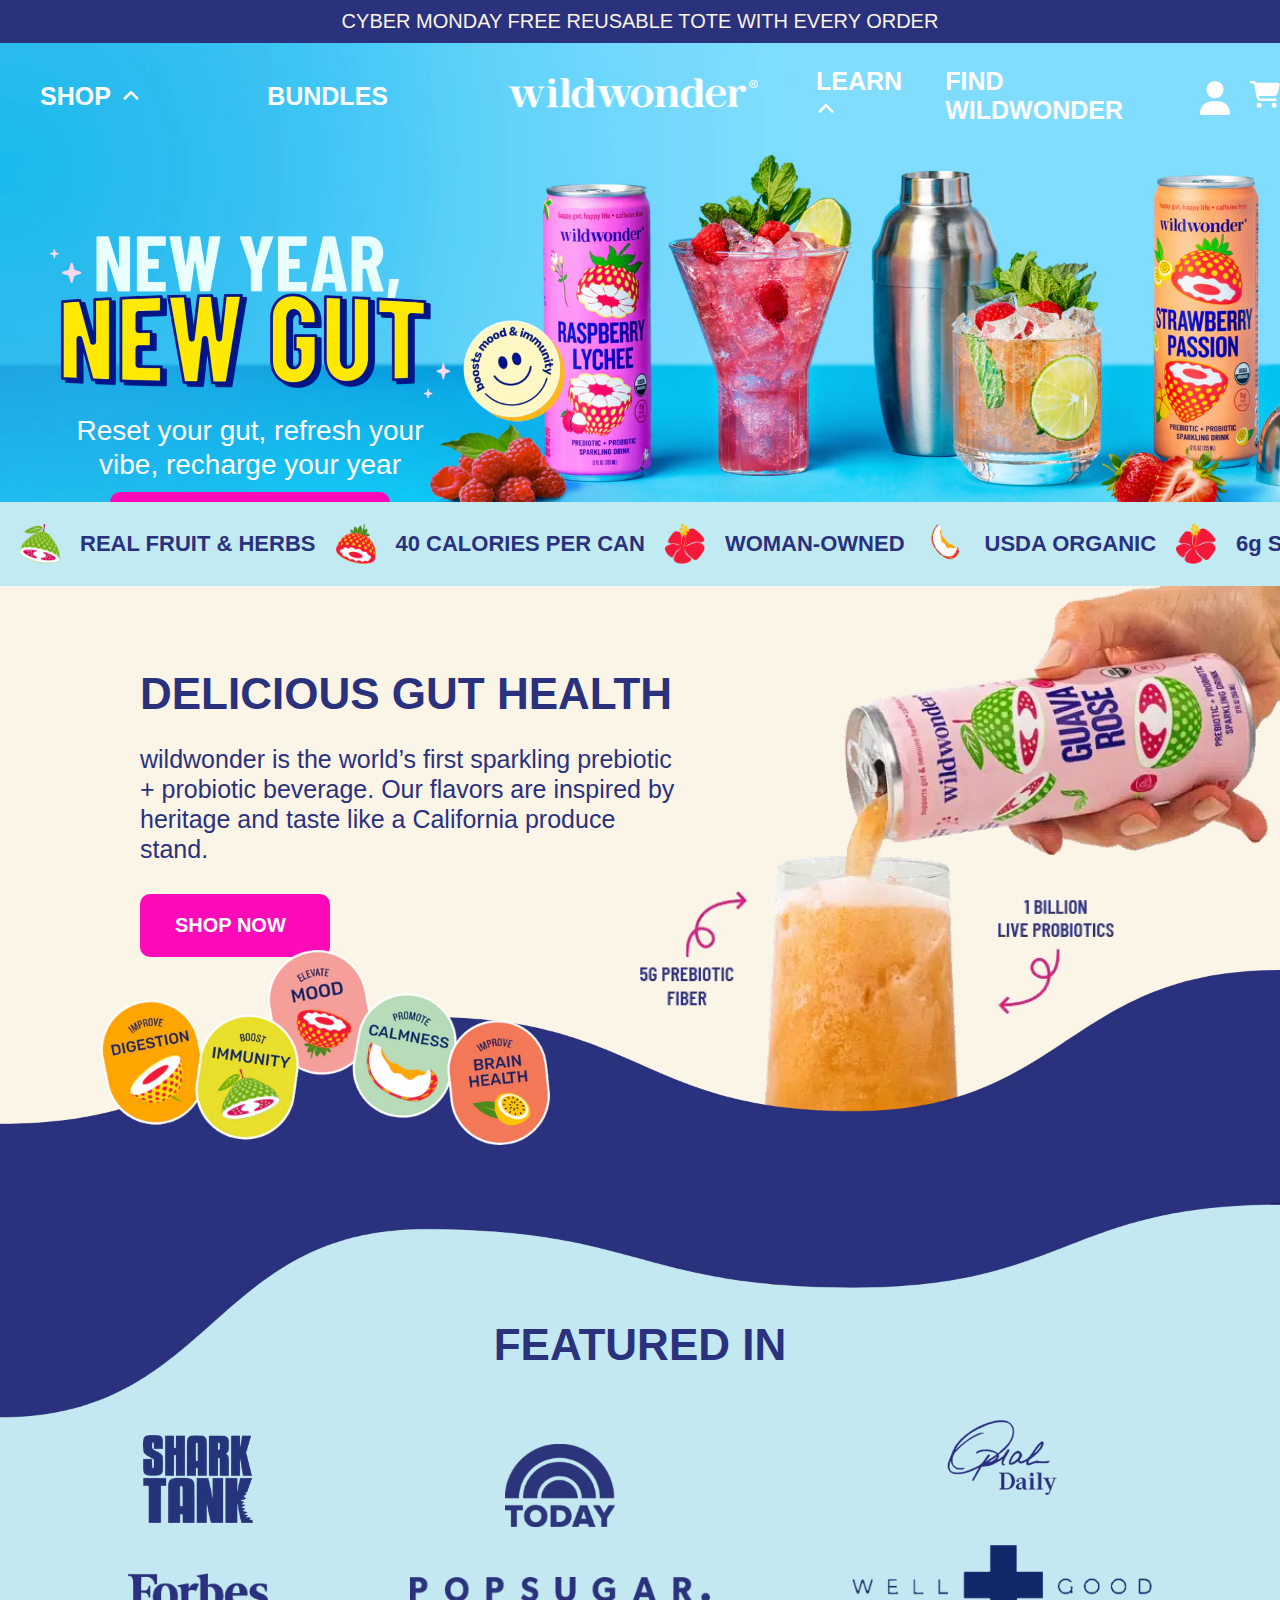
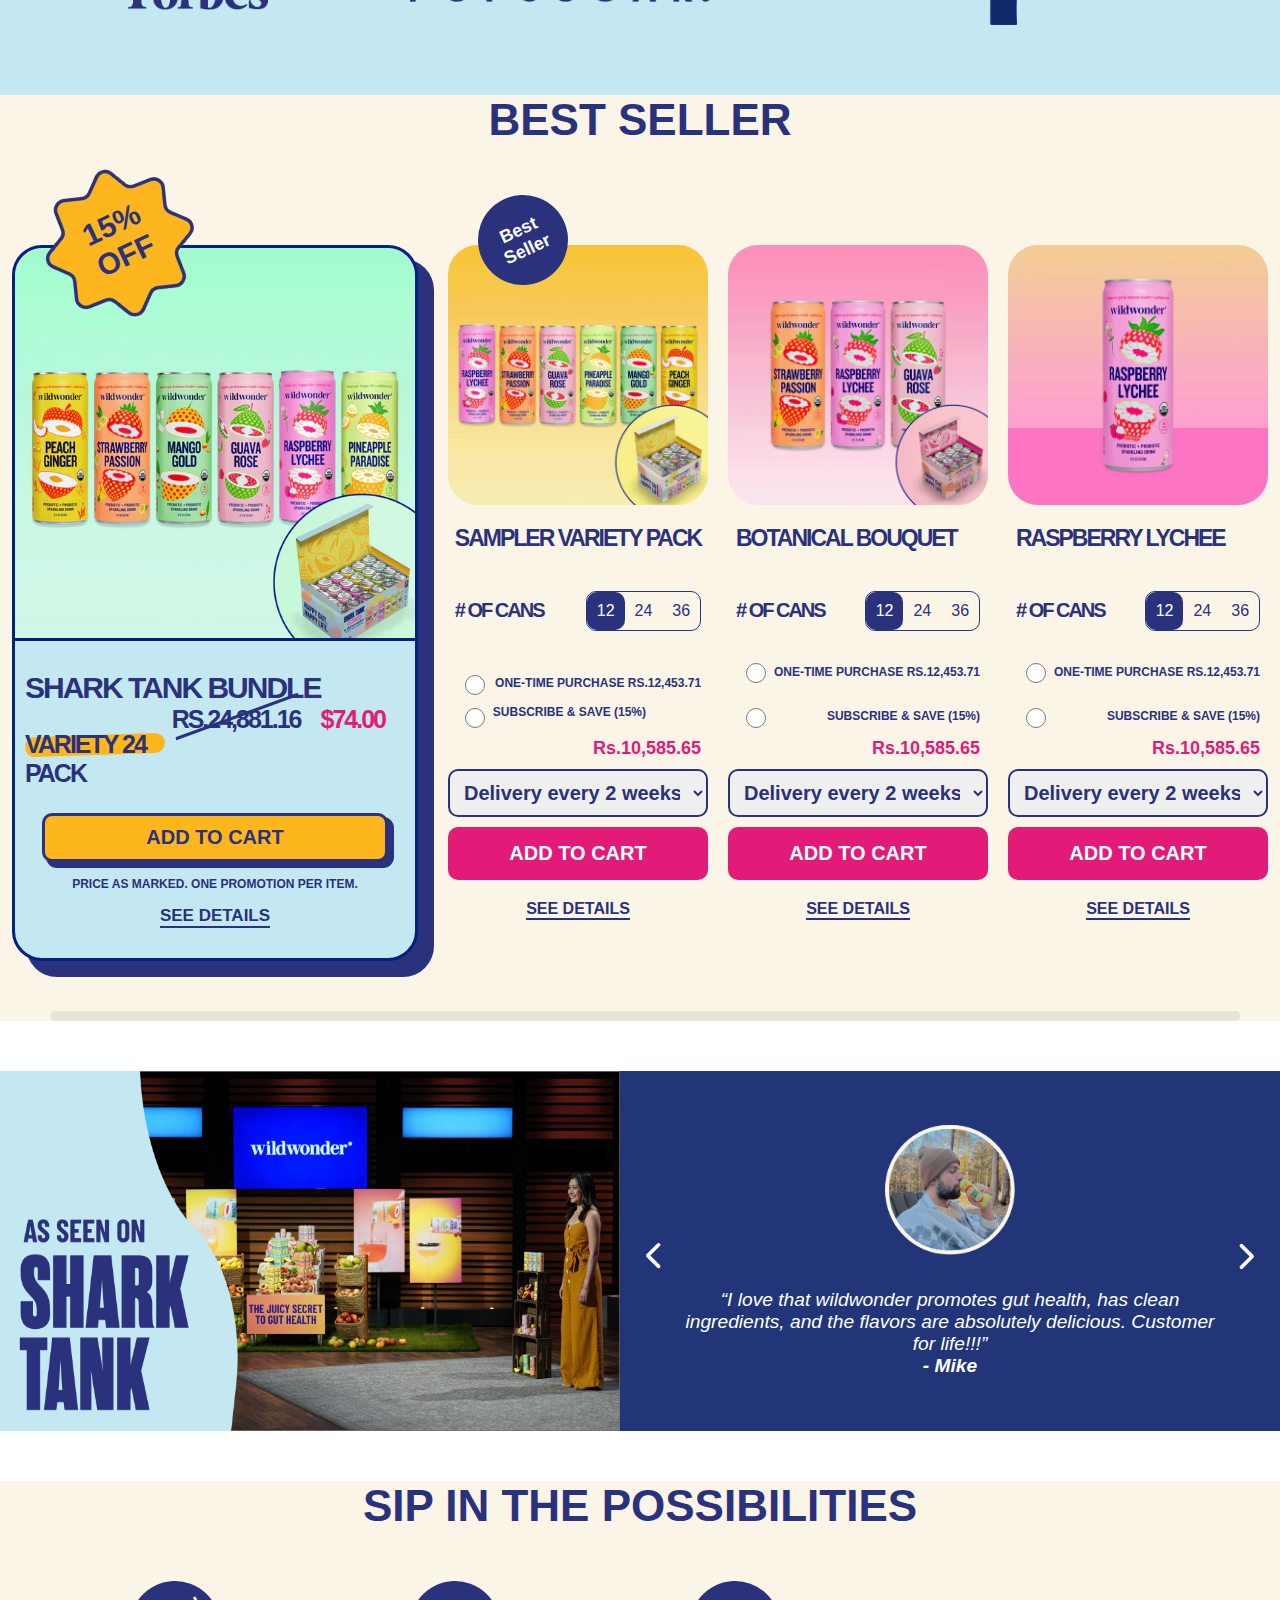
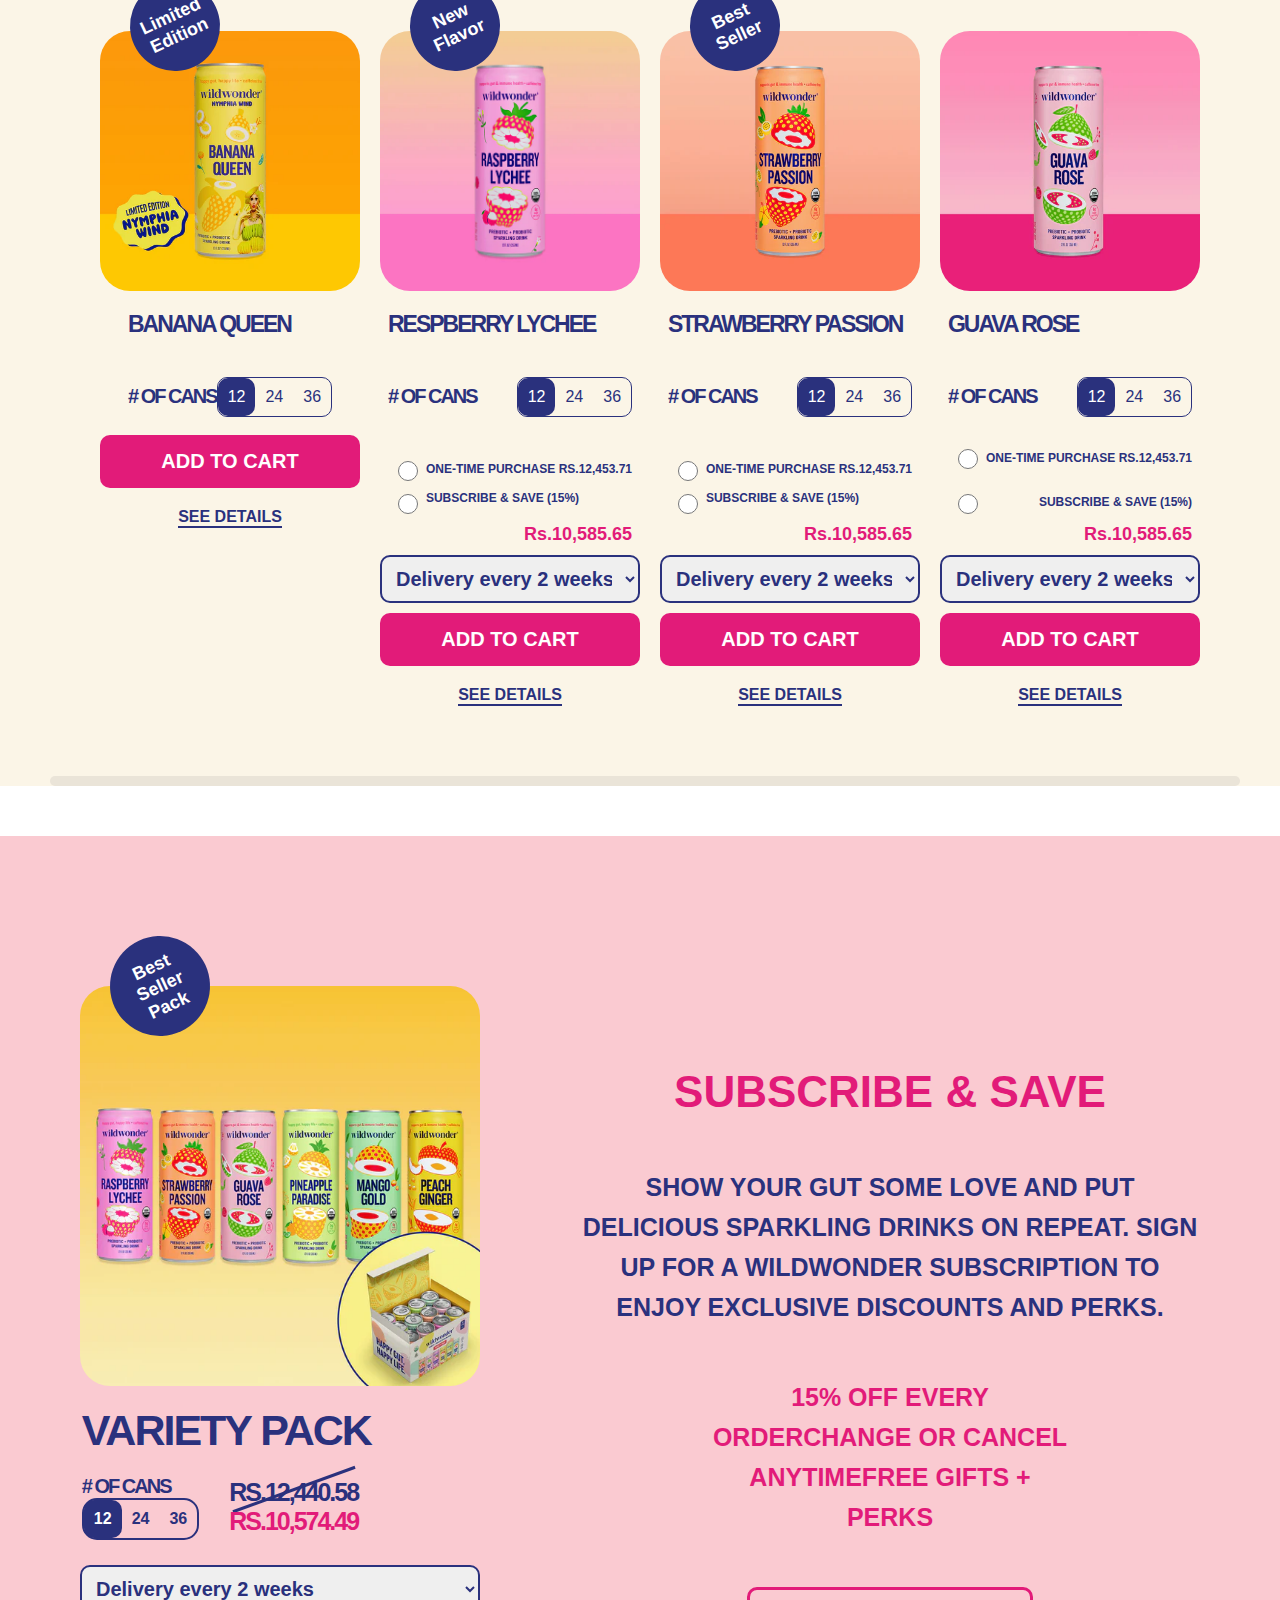
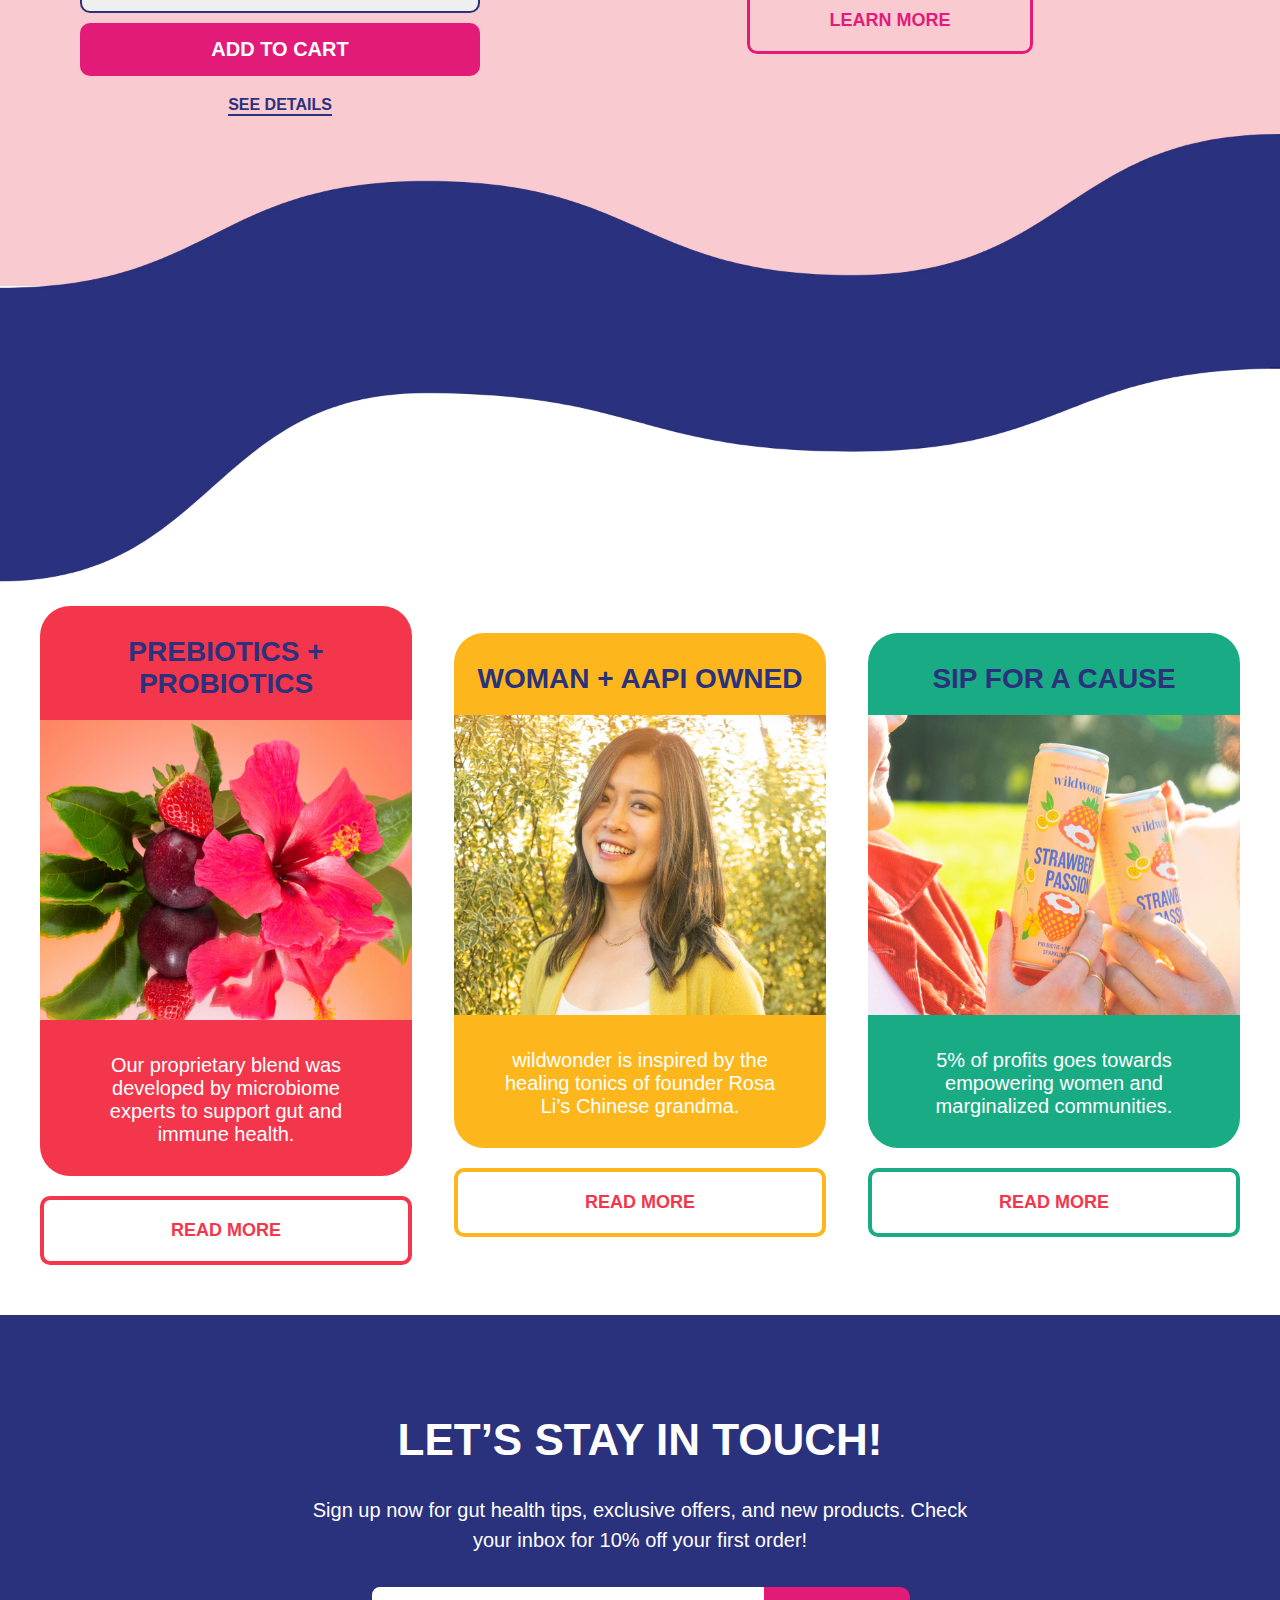
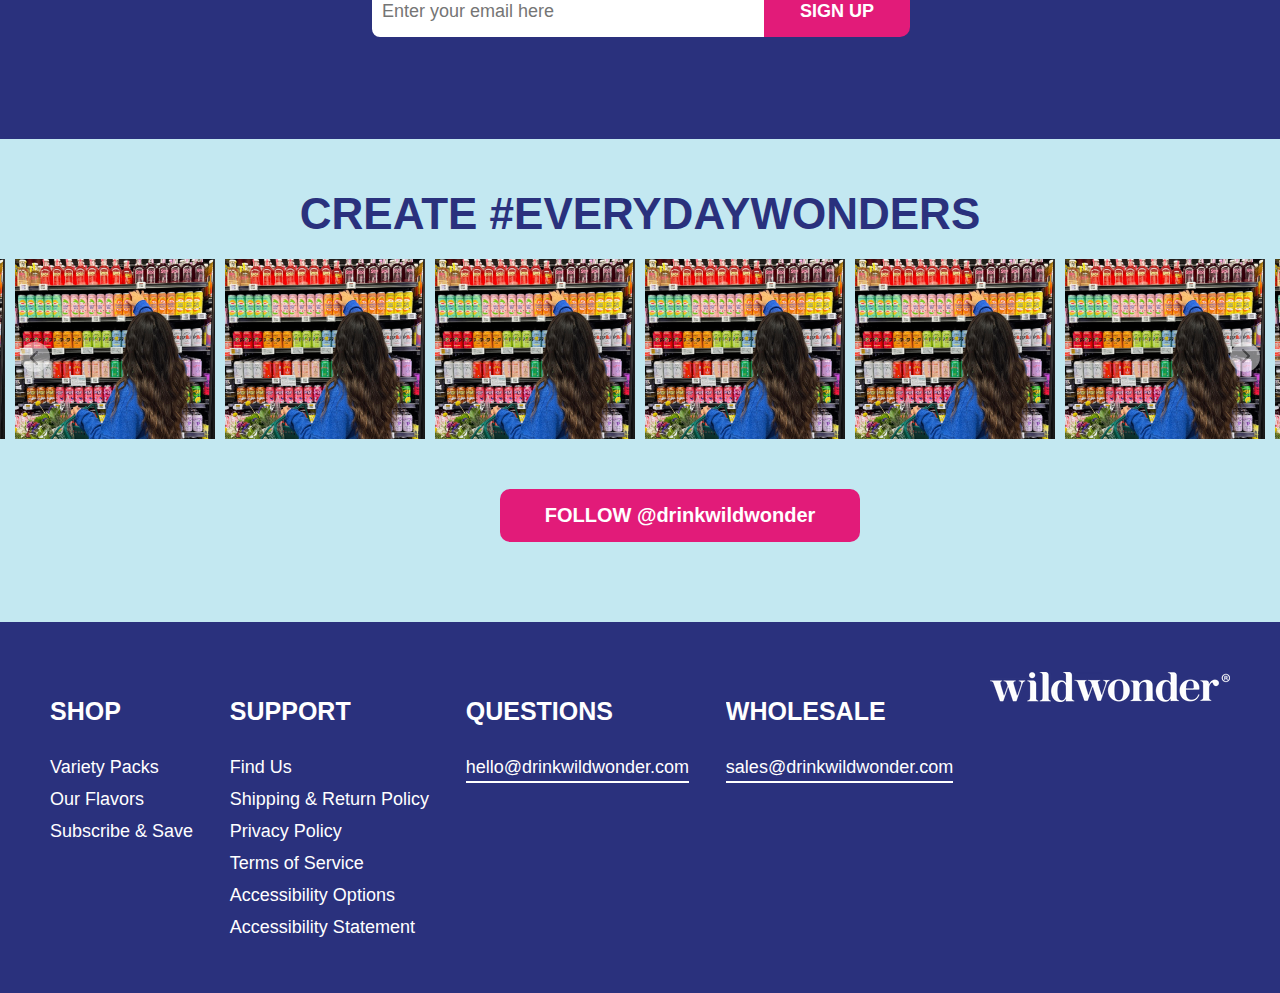
<file: index.html>
<!DOCTYPE html>
<html lang="en">
  <head>
    <meta charset="UTF-8" />
    <meta name="viewport" content="width=device-width, initial-scale=1.0" />
    <title>
      Prebiotic + Prebiotic sparkling drink for a happy gut - wildwilder
    </title>
    <link rel="shortcut icon" href="/assets/2_slider.png" type="image/x-icon" />
    <link rel="stylesheet" href="./style.css" />
  </head>
  <body>
    <div class="container">
      <div class="top_class">
        <p>cyber monday free reusable tote with every order</p>
      </div>
      <!-- banner -->
      <div class="banner_outer">
        <img src="./assets/desktop.jpg" alt="" />
        <div class="navebar_wrapper flex_between" style="background-color: #30c0f000; margin-top: -8px;">
          <ul class="navebar_left flex_between">
            <a  href="#"
              ><li id="nav_hover" class="flex_center">
                SHOP
                <svg
                id="li_hover_svg"
                  class="svg"
                  style="height: 20px; width: 20px; margin-left: 10px"
                  xmlns="http://www.w3.org/2000/svg"
                  fill="white"
                  viewBox="0 0 448 512"
                >
                  <path
                    d="M201.4 137.4c12.5-12.5 32.8-12.5 45.3 0l160 160c12.5 12.5 12.5 32.8 0 45.3s-32.8 12.5-45.3 0L224 205.3 86.6 342.6c-12.5 12.5-32.8 12.5-45.3 0s-12.5-32.8 0-45.3l160-160z"
                  />
                </svg></li
            ></a>
            <a href="#"><li>BUNDLES</li></a>
          </ul>
          <ul class="navebar_center">
            <a href="/index.html"><img src="/assets//logo.avif" alt="" /></a>
          </ul>
          <ul class="navebar_right flex_center">
            <a href="#"
              ><li>
                LEARN
                <svg
                  class="svg"
                  style="height: 20px; width: 20px;"
                  xmlns="http://www.w3.org/2000/svg"
                  fill="white"
                  viewBox="0 0 448 512"
                >
                  <path
                    d="M201.4 137.4c12.5-12.5 32.8-12.5 45.3 0l160 160c12.5 12.5 12.5 32.8 0 45.3s-32.8 12.5-45.3 0L224 205.3 86.6 342.6c-12.5 12.5-32.8 12.5-45.3 0s-12.5-32.8 0-45.3l160-160z"
                  />
                </svg></li
            ></a>
            <a href="#"><li >FIND WILDWONDER</li></a>
            <a href="#"><li style="width: 30px; height: 30px;">
              <svg fill="#fff" xmlns="http://www.w3.org/2000/svg" viewBox="0 0 448 512"><path d="M224 256A128 128 0 1 0 224 0a128 128 0 1 0 0 256zm-45.7 48C79.8 304 0 383.8 0 482.3C0 498.7 13.3 512 29.7 512l388.6 0c16.4 0 29.7-13.3 29.7-29.7C448 383.8 368.2 304 269.7 304l-91.4 0z"/></svg>
          </li></a>
          <a href="#"><li style="width: 30px; height: 30px;">
              <svg fill="#fff" xmlns="http://www.w3.org/2000/svg" viewBox="0 0 576 512"><path d="M0 24C0 10.7 10.7 0 24 0L69.5 0c22 0 41.5 12.8 50.6 32l411 0c26.3 0 45.5 25 38.6 50.4l-41 152.3c-8.5 31.4-37 53.3-69.5 53.3l-288.5 0 5.4 28.5c2.2 11.3 12.1 19.5 23.6 19.5L488 336c13.3 0 24 10.7 24 24s-10.7 24-24 24l-288.3 0c-34.6 0-64.3-24.6-70.7-58.5L77.4 54.5c-.7-3.8-4-6.5-7.9-6.5L24 48C10.7 48 0 37.3 0 24zM128 464a48 48 0 1 1 96 0 48 48 0 1 1 -96 0zm336-48a48 48 0 1 1 0 96 48 48 0 1 1 0-96z"/></svg>
          </li></a>
          </ul>
        </div>
        <div class="banner_inner">
          <div class="banner_image_section">
            <img
              src="./assets/Group_2_158_3x_e9f21d0a-5fd8-4393-a09a-133efbed7ac5.webp"
              alt="image banner"
            />
          </div>
          <p>Reset your gut, refresh your vibe, recharge your year</p>
          <div class="banner_button_shop" style="cursor: pointer;">shop now</div>
        </div>
      </div>
      <!-- banner -->
      <!-- slider -->
      <div class="scrolling-text-wrapper" style="margin-top:-10px;">
        <div class="scrolling-text">
          <span class="flex_center swiper_width">
            <img
              class="swiper_slides"
              src="./assets/Artwork_23_100x.png"
              alt=""
            />
            <h4>REAL FRUIT & HERBS</h4>
          </span>
          <span class="flex_center swiper_width">
            <img class="swiper_slides" src="./assets/2_slider.png" alt="" />
            <h4>40 CALORIES PER CAN</h4>
          </span>
          <span class="flex_center swiper_width">
            <img
              class="swiper_slides"
              src="/assets/Artwork_30_100x.png"
              alt=""
            />
            <h4>WOMAN-OWNED</h4>
          </span>
          <span class="flex_center swiper_width">
            <img
              class="swiper_slides"
              src="/assets/slider_swiper_2.png"
              alt=""
            />
            <h4>USDA ORGANIC</h4>
          </span>
          <span class="flex_center swiper_width">
            <img
              class="swiper_slides"
              src="/assets/Artwork_30_100x.png"
              alt=""
            />
            <h4>6g SUGAR PER CAN</h4>
          </span>
          <span class="flex_center swiper_width">
            <img class="swiper_slides" src="./assets/2_slider.png" alt="" />
            <h4>VEGAN</h4>
          </span>
          <span class="flex_center swiper_width">
            <img
              class="swiper_slides"
              src="/assets/slider_swiper_2.png"
              alt=""
            />
            <h4>40 CALORIES PER CAN</h4>
          </span>
          <span class="flex_center swiper_width">
            <img
              class="swiper_slides"
              src="./assets/Artwork_23_100x.png"
              alt=""
            />
            <h4>REAL FRUIT & HERBS</h4>
          </span>
          <span class="flex_center swiper_width">
            <img class="swiper_slides" src="./assets/2_slider.png" alt="" />
            <h4>40 CALORIES PER CAN</h4>
          </span>
          <span class="flex_center swiper_width">
            <img
              class="swiper_slides"
              src="/assets/Artwork_30_100x.png"
              alt=""
            />
            <h4>WOMAN-OWNED</h4>
          </span>
          <span class="flex_center swiper_width">
            <img
              class="swiper_slides"
              src="/assets/slider_swiper_2.png"
              alt=""
            />
            <h4>USDA ORGANIC</h4>
          </span>
          <span class="flex_center swiper_width">
            <img
              class="swiper_slides"
              src="/assets/Artwork_30_100x.png"
              alt=""
            />
            <h4>6g SUGAR PER CAN</h4>
          </span>
          <span class="flex_center swiper_width">
            <img class="swiper_slides" src="./assets/2_slider.png" alt="" />
            <h4>VEGAN</h4>
          </span>
          <span class="flex_center swiper_width">
            <img
              class="swiper_slides"
              src="/assets/slider_swiper_2.png"
              alt=""
            />
            <h4>40 CALORIES PER CAN</h4>
          </span>
          <span class="flex_center swiper_width">
            <img
              class="swiper_slides"
              src="./assets/Artwork_23_100x.png"
              alt=""
            />
            <h4>REAL FRUIT & HERBS</h4>
          </span>
          <span class="flex_center swiper_width">
            <img class="swiper_slides" src="./assets/2_slider.png" alt="" />
            <h4>40 CALORIES PER CAN</h4>
          </span>
          <span class="flex_center swiper_width">
            <img
              class="swiper_slides"
              src="/assets/Artwork_30_100x.png"
              alt=""
            />
            <h4>WOMAN-OWNED</h4>
          </span>
          <span class="flex_center swiper_width">
            <img
              class="swiper_slides"
              src="/assets/slider_swiper_2.png"
              alt=""
            />
            <h4>USDA ORGANIC</h4>
          </span>
          <span class="flex_center swiper_width">
            <img
              class="swiper_slides"
              src="/assets/Artwork_30_100x.png"
              alt=""
            />
            <h4>6g SUGAR PER CAN</h4>
          </span>
          <span class="flex_center swiper_width">
            <img class="swiper_slides" src="./assets/2_slider.png" alt="" />
            <h4>VEGAN</h4>
          </span>
          <span class="flex_center swiper_width">
            <img
              class="swiper_slides"
              src="/assets/slider_swiper_2.png"
              alt=""
            />
            <h4>40 CALORIES PER CAN</h4>
          </span>
        </div>
      </div>
    </div>
    <!-- slider -->
    <!-- deliciuse gut health -->
    <div class="health_outer">
      <div class="health_inner flex_center">
        <div class="health_left">
          <div class="health_left_inner">
            <h3 class="h3">Delicious Gut Health</h3>
            <p>
              wildwonder is the world’s first sparkling prebiotic + probiotic
              beverage. Our flavors are inspired by heritage and taste like a
              California produce stand.
            </p>
            <div
              class="banner_button_shop"
              style="width: 120px; padding: 20px 35px"
            >
              shop now
            </div>
          </div>
        </div>
        <div class="health_right">
          <img src="/assets//section-2.webp" width="100%" alt="" />
        </div>
      </div>
    </div>
    <!-- deliciuse gut health -->
    <!-- features section  -->
    <div class="features_outer">
      <div class="features_inner">
        <div class="wavy_image">
          <img
            class="mix_component"
            src="/assets/component_mix_image.webp"
            alt=""
          />
          <img class="wavy_component" src="/assets//wavy_section.webp" alt="" />
          <svg width="100%" height="300" viewBox="0 0 1920 420">
            <path
              id="motion-path"
              d="M 0 420 Q 160 420 240 340 Q 400 200 510 150 Q 660 120 860 160 Q 1020 210 1180 220 Q 1320 240 1440 210 Q 1560 180 1620 150 Q 1780 100 1920 100"
              fill="transparent"
              stroke="transparent"
            />
            <text class="scroll-text">
              This is the scrolling text that moves along the path.
            </text>
          </svg>
        </div>
        <div class="feature_inner_bottom flex_center">
          <h2 class="h3">FEATURED IN</h2>
          <div class="features_images flex_center">
            <div class="one flex_center">
              <img
                width="110px"
                style="margin-top: 50px"
                src="/assets/Shark_Tank_Logo_180x.avif"
                alt="features images"
              />
              <img
                width="140px"
                style="margin-top: 50px"
                src="/assets/Forbes_logo.svg_b610a10b-126b-427c-979b-efcde6617b8a_180x.webp"
                alt="features images"
              />
            </div>
            <div class="one flex_center">
              <img
                width="110px"
                style="margin-top: 50px"
                src="/assets/TodayShow_Logo_180x.avif"
                alt="features images"
              />
              <img
                width="300px"
                style="margin-top: 50px"
                src="/assets/pop.avif"
                alt="features images"
              />
            </div>
            <div class="one flex_center">
              <img
                width="110px"
                style="margin-top: 50px"
                src="/assets/OprahDaily_Logo_ab4a467c-8f8b-4f59-ba3d-7472d448ef00_180x.avif"
                alt="features images"
              />
              <img
                width="300px"
                style="margin-top: 50px"
                src="/assets//Screen-Shot-2022-07-02-at-8.14.41-PM_360x.avif"
                alt="features images"
              />
            </div>
          </div>
        </div>
      </div>
    </div>

    <!-- features section  -->

    <!-- best seller section -->
    <div class="seller_section_outer">
      <h2 class="h3">BEST SELLER</h2>
      <div class="seller_section_inner flex_center">
        <div class="one flex_center">
          <div class="top_image flex_center">
            <h3 class="h3">
              15% <br />
              OFF
            </h3>
            <img
              src="/assets/Stamp_f8f270aa-c825-419b-b633-67453615ed94.avif"
              alt="top image"
            />
          </div>
          <div class="image">
            <img
              src="/assets//Variety_Pack_-_Shark_Tank_2_540x_best_seller.webp"
              alt="card image"
            />
          </div>
          <div class="bottom_section">
            <h2 class="h3">SHARK TANK BUNDLE</h2>
            <div class="span flex_between">
              <p class="span_left">Variety 24 Pack</p>
              <span class="span_inner"></span>
              <p class="span_mid" style="position: relative">
                Rs.24,881.16
                <span
                  style="
                    position: absolute;
                    top: 10px;
                    left: 0;
                    width: 130px;
                    height: 3px;
                    rotate: -20deg;
                    background-color: #2a317d;
                  "
                ></span>
              </p>
              <p class="span_right">$74.00</p>
            </div>
          </div>
          <div class="button">
            ADD TO CART
            <div class="button_hover"></div>
          </div>
          <p class="firts_card_p">PRICE AS MARKED. ONE PROMOTION PER ITEM.</p>
          <a href="#">SEE DETAILS</a>
        </div>
        <div class="two">
          <div
            class="top_curcle flex_center"
            style="
              rotate: -25deg;
              width: 90px;
              height: 90px;
              background-color: #2a317d;
              border-radius: 100%;
              position: absolute;
              top: -50px;
              left: 30px;
            "
          >
            <span style="font-size: 18px; color: white; font-weight: 600"
              >Best Seller</span
            >
          </div>
          <div class="two_inner flex_center">
            <div class="two_image">
              <img
                src="/assets//Variety_Pack_-_6_Flavors_12_Cans_2_540x_best_seller.webp"
                alt="card image"
              />
            </div>
            <div class="two_mid">
              <h2 class="h3">SAMPLER VARIETY PACK</h2>
              <div class="two_mid_inner_text flex_between">
                <h4 class="two_mid_inner_text_h4"># OF CANS</h4>
                <ul class="two_mid_inner_text_ul flex_center">
                  <li class="two_mid_inner_text_ul_li" id="li_1">12</li>
                  <li class="two_mid_inner_text_ul_li" id="li_2">24</li>
                  <li class="two_mid_inner_text_ul_li" id="li_3">36</li>
                </ul>
              </div>
              <div class="two_mid_input flex_between" style="padding-top: 23px">
                <input type="radio" name="discounted" id="discounted" />
                <label class="two_mid_inner_text_label"
                  >ONE-TIME PURCHASE
                  <span id="one_time">RS.12,453.71 </span></label
                >
              </div>
              <div class="two_mid_input flex_start">
                <input type="radio" name="discounted" id="discounted" />
                <label
                  class="two_mid_inner_text_label"
                  name="discounted"
                  id="discounted"
                  >SUBSCRIBE & SAVE (15%)</label
                >
              </div>
              <div class="flex_end">
                <h5 id="totle_amount">Rs.10,585.65</h5>
              </div>
            </div>
            <div class="two_end flex_center">
              <select name="days" id="delivery_days">
                <option value="1">Delivery every 2 weeks</option>
                <option value="1">Delivery every 4 weeks</option>
                <option value="1">Delivery every 8 weeks</option>
                <option value="1">Delivery every 12 weeks</option>
              </select>
              <div id="cart_btn" class="button">
                ADD TO CART
                <div class="button_hover"></div>
              </div>
              <a href="#">SEE DETAILS</a>
            </div>
          </div>
        </div>
        <div class="two">
          <div class="two_inner flex_center">
            <div class="two_image">
              <img
                src="/assets/VarietyPack-BotanicalBundle_540x_best_seller.webp"
                alt="card image"
              />
            </div>
            <div class="two_mid">
              <h2 class="h3">Botanical Bouquet</h2>
              <div class="two_mid_inner_text flex_between">
                <h4 class="two_mid_inner_text_h4"># OF CANS</h4>
                <ul class="two_mid_inner_text_ul flex_center">
                  <li class="two_mid_inner_text_ul_li" id="li_1">12</li>
                  <li class="two_mid_inner_text_ul_li" id="li_2">24</li>
                  <li class="two_mid_inner_text_ul_li" id="li_3">36</li>
                </ul>
              </div>
              <div class="two_mid_input flex_between">
                <input type="radio" name="discountedo" id="discountedo" />
                <h4 class="two_mid_inner_text_label">
                  ONE-TIME PURCHASE <span id="one_time">RS.12,453.71 </span>
                </h4>
              </div>
              <div class="two_mid_input flex_between">
                <input type="radio" name="discountedo" id="discountedo" />
                <label
                  class="two_mid_inner_text_label"
                  name="discounted"
                  id="discounted"
                  >SUBSCRIBE & SAVE (15%)</label
                >
              </div>
              <div class="flex_end">
                <h5 id="totle_amount">Rs.10,585.65</h5>
              </div>
            </div>
            <div class="two_end flex_center">
              <select name="days" id="delivery_days">
                <option value="1">Delivery every 2 weeks</option>
                <option value="1">Delivery every 4 weeks</option>
                <option value="1">Delivery every 8 weeks</option>
                <option value="1">Delivery every 12 weeks</option>
              </select>
              <div class="button">
                ADD TO CART
                <div class="button_hover"></div>
              </div>
              <a href="#">SEE DETAILS</a>
            </div>
          </div>
        </div>
        <div class="two">
          <div class="two_inner flex_center">
            <div class="two_image">
              <img
                src="/assets/Raspberry_1_540x_best_seller.webp"
                alt="card image"
              />
            </div>
            <div class="two_mid">
              <h2 class="h3">Raspberry Lychee</h2>
              <div class="two_mid_inner_text flex_between">
                <h4 class="two_mid_inner_text_h4"># OF CANS</h4>
                <ul class="two_mid_inner_text_ul flex_center">
                  <li class="two_mid_inner_text_ul_li" id="li_1">12</li>
                  <li class="two_mid_inner_text_ul_li" id="li_2">24</li>
                  <li class="two_mid_inner_text_ul_li" id="li_3">36</li>
                </ul>
              </div>
              <div class="two_mid_input flex_between">
                <input type="radio" name="discountedt" id="discountedt" />
                <h4 class="two_mid_inner_text_label">
                  ONE-TIME PURCHASE <span id="one_time">RS.12,453.71 </span>
                </h4>
              </div>
              <div class="two_mid_input flex_between">
                <input type="radio" name="discountedt" id="discountedt" />
                <label
                  class="two_mid_inner_text_label"
                  name="discounted"
                  id="discounted"
                  >SUBSCRIBE & SAVE (15%)</label
                >
              </div>
              <div class="h4 flex_end">
                <h5 id="totle_amount">Rs.10,585.65</h5>
              </div>
            </div>
            <div class="two_end flex_center">
              <select name="days" id="delivery_days">
                <option value="1">Delivery every 2 weeks</option>
                <option value="1">Delivery every 4 weeks</option>
                <option value="1">Delivery every 8 weeks</option>
                <option value="1">Delivery every 12 weeks</option>
              </select>
              <div class="button">
                ADD TO CART
                <div class="button_hover"></div>
              </div>
              <a class="two_end_a" href="#">SEE DETAILS</a>
            </div>
          </div>
        </div>
      </div>
      <div
        class="border_bottom"
        style="
          background-color: #eae4d8;
          border-radius: 50px;
          height: 10px;
          width: 93%;
          margin: 50px 0px;
          margin-left: 50px;
        "
      ></div>
    </div>
    <!-- best seller section -->

    <!-- testimonial_card_section -->
    <div class="wrapper">
      <div class="content-section">
        <div class="image-container">
          <img
            src="/assets/As_seen_on_Shark_Tank_left_benner.png"
            alt="Wildwonder Product"
          />
        </div>
        <div class="testimonial-slider">
          <div class="testimonials">
            <div class="testimonial">
              <img src="/assets/MIKE_180x.png" alt="author image" />
              <p>
                “I love that wildwonder promotes gut health, has clean
                ingredients, and the flavors are absolutely delicious. Customer
                for life!!!”
              </p>
              <p class="author">- Mike</p>
            </div>
            <div class="testimonial">
              <img src="/assets/Sara_Photo_180x.png" alt="author image" />
              <p>
                “This is the best drink I've ever had! Gut health has never been
                so easy and tasty.”
              </p>
              <p class="author">- Sarah</p>
            </div>
            <div class="testimonial">
              <img src="/assets/Kelly_Photo_180x.png" alt="author image" />
              <p>
                “Wildwonder has truly changed my life. Highly recommend to
                anyone who wants a delicious way to stay healthy.”
              </p>
              <p class="author">- Kelly</p>
            </div>
          </div>
          <button id="next-btn" class="next-button">
            <svg
              fill="white"
              xmlns="http://www.w3.org/2000/svg"
              viewBox="0 0 320 512"
            >
              <path
                d="M310.6 233.4c12.5 12.5 12.5 32.8 0 45.3l-192 192c-12.5 12.5-32.8 12.5-45.3 0s-12.5-32.8 0-45.3L242.7 256 73.4 86.6c-12.5-12.5-12.5-32.8 0-45.3s32.8-12.5 45.3 0l192 192z"
              />
            </svg>
          </button>
          <button id="prev-btn" class="prev-button">
            <svg
              fill="white"
              xmlns="http://www.w3.org/2000/svg"
              viewBox="0 0 320 512"
            >
              <path
                d="M310.6 233.4c12.5 12.5 12.5 32.8 0 45.3l-192 192c-12.5 12.5-32.8 12.5-45.3 0s-12.5-32.8 0-45.3L242.7 256 73.4 86.6c-12.5-12.5-12.5-32.8 0-45.3s32.8-12.5 45.3 0l192 192z"
              />
            </svg>
          </button>
        </div>
      </div>
    </div>

    <!-- testimonial_card_section -->

    <!-- sin in the possibalities section -->
    <div class="seller_section_outer" style="margin-top: 50px">
      <h2 class="h3">SIP IN THE POSSIBILITIES</h2>
      <div class="seller_section_inner flex_center">
        <div class="two">
          <div
            class="top_curcle flex_center"
            style="
              z-index: 1;
              rotate: -25deg;
              width: 90px;
              height: 90px;
              background-color: #2a317d;
              border-radius: 100%;
              position: absolute;
              top: -50px;
              left: 30px;
            "
          >
            <span style="font-size: 18px; color: white; font-weight: 600"
              >Limited Edition</span
            >
          </div>
          <div class="two_inner flex_center">
            <div class="two_image">
              <img
                id="upper_image"
                src="/assets/Banana_1_420x.webp"
                alt="card image"
              />
              <img
                id="down_image"
                src="/assets/Banana_3_420x_possibillities_section.png"
                alt="card image"
              />
            </div>
            <div class="two_mid">
              <h2 class="h3">BANANA QUEEN</h2>
              <div class="two_mid_inner_text flex_between">
                <h4 class="two_mid_inner_text_h4"># OF CANS</h4>
                <ul class="two_mid_inner_text_ul flex_center">
                  <li class="two_mid_inner_text_ul_li" id="li_1_1">12</li>
                  <li class="two_mid_inner_text_ul_li" id="li_2_1">24</li>
                  <li class="two_mid_inner_text_ul_li" id="li_3_1">36</li>
                </ul>
              </div>
            </div>
            <div class="two_end flex_center">
              <div id="cart_btn" class="button">
                ADD TO CART
                <div class="button_hover"></div>
              </div>
              <a href="#">SEE DETAILS</a>
            </div>
          </div>
        </div>
        <div class="two">
          <div
            class="top_curcle flex_center"
            style="
              z-index: 1;
              rotate: -25deg;
              width: 90px;
              height: 90px;
              background-color: #2a317d;
              border-radius: 100%;
              position: absolute;
              top: -50px;
              left: 30px;
            "
          >
            <span style="font-size: 18px; color: white; font-weight: 600"
              >New Flavor</span
            >
          </div>
          <div class="two_inner flex_center">
            <div class="two_image">
              <img
                id="upper_image"
                src="/assets/Raspberry_1_540x_best_seller.webp"
                alt="card image"
              />
              <img
                id="down_image"
                src="/assets/Raspberry_4_420x_possibillities_section.png"
                alt="card image"
              />
            </div>
            <div class="two_mid">
              <h2 class="h3">RESPBERRY LYCHEE</h2>
              <div class="two_mid_inner_text flex_between">
                <h4 class="two_mid_inner_text_h4"># OF CANS</h4>
                <ul class="two_mid_inner_text_ul flex_center">
                  <li class="two_mid_inner_text_ul_li" id="li_1">12</li>
                  <li class="two_mid_inner_text_ul_li" id="li_2">24</li>
                  <li class="two_mid_inner_text_ul_li" id="li_3">36</li>
                </ul>
              </div>
              <div class="two_mid_input flex_between" style="padding-top: 23px">
                <input type="radio" name="discounted" id="discounted" />
                <label class="two_mid_inner_text_label"
                  >ONE-TIME PURCHASE
                  <span id="one_time">RS.12,453.71 </span></label
                >
              </div>
              <div class="two_mid_input flex_start">
                <input type="radio" name="discounted" id="discounted" />
                <label
                  class="two_mid_inner_text_label"
                  name="discounted"
                  id="discounted"
                  >SUBSCRIBE & SAVE (15%)</label
                >
              </div>
              <div class="flex_end">
                <h5 id="totle_amount">Rs.10,585.65</h5>
              </div>
            </div>
            <div class="two_end flex_center">
              <select name="days" id="delivery_days">
                <option value="1">Delivery every 2 weeks</option>
                <option value="1">Delivery every 4 weeks</option>
                <option value="1">Delivery every 8 weeks</option>
                <option value="1">Delivery every 12 weeks</option>
              </select>
              <div id="cart_btn" class="button">
                ADD TO CART
                <div class="button_hover"></div>
              </div>
              <a href="#">SEE DETAILS</a>
            </div>
          </div>
        </div>
        <div class="two">
          <div
            class="top_curcle flex_center"
            style="
              z-index: 1;
              rotate: -25deg;
              width: 90px;
              height: 90px;
              background-color: #2a317d;
              border-radius: 100%;
              position: absolute;
              top: -50px;
              left: 30px;
            "
          >
            <span style="font-size: 18px; color: white; font-weight: 600"
              >Best Seller</span
            >
          </div>
          <div class="two_inner flex_center">
            <div class="two_image">
              <img
                id="upper_image"
                src="/assets/Strawberry_1_420x.webp"
                alt="card image"
              />
              <img
                id="down_image"
                src="/assets/Strawberry_4_420x_possibillities_section.png"
                alt="card image"
              />
            </div>
            <div class="two_mid">
              <h2 class="h3">STRAWBERRY PASSION</h2>
              <div class="two_mid_inner_text flex_between">
                <h4 class="two_mid_inner_text_h4"># OF CANS</h4>
                <ul class="two_mid_inner_text_ul flex_center">
                  <li class="two_mid_inner_text_ul_li" id="li_1">12</li>
                  <li class="two_mid_inner_text_ul_li" id="li_2">24</li>
                  <li class="two_mid_inner_text_ul_li" id="li_3">36</li>
                </ul>
              </div>
              <div class="two_mid_input flex_between" style="padding-top: 23px">
                <input type="radio" name="discounted" id="discounted" />
                <label class="two_mid_inner_text_label"
                  >ONE-TIME PURCHASE
                  <span id="one_time">RS.12,453.71 </span></label
                >
              </div>
              <div class="two_mid_input flex_start">
                <input type="radio" name="discounted" id="discounted" />
                <label
                  class="two_mid_inner_text_label"
                  name="discounted"
                  id="discounted"
                  >SUBSCRIBE & SAVE (15%)</label
                >
              </div>
              <div class="flex_end">
                <h5 id="totle_amount">Rs.10,585.65</h5>
              </div>
            </div>
            <div class="two_end flex_center">
              <select name="days" id="delivery_days">
                <option value="1">Delivery every 2 weeks</option>
                <option value="1">Delivery every 4 weeks</option>
                <option value="1">Delivery every 8 weeks</option>
                <option value="1">Delivery every 12 weeks</option>
              </select>
              <div id="cart_btn" class="button">
                ADD TO CART
                <div class="button_hover"></div>
              </div>
              <a href="#">SEE DETAILS</a>
            </div>
          </div>
        </div>
        <div class="two">
          <div class="two_inner flex_center">
            <div class="two_image">
              <img
                id="upper_image"
                src="/assets/Guava_1_420x.webp"
                alt="card image"
              />
              <img
                id="down_image"
                src="/assets/Guava_4_420x_possibillities_section.png"
                alt="card image"
              />
            </div>
            <div class="two_mid">
              <h2 class="h3">GUAVA ROSE</h2>
              <div class="two_mid_inner_text flex_between">
                <h4 class="two_mid_inner_text_h4"># OF CANS</h4>
                <ul class="two_mid_inner_text_ul flex_center">
                  <li class="two_mid_inner_text_ul_li" id="li_1">12</li>
                  <li class="two_mid_inner_text_ul_li" id="li_2">24</li>
                  <li class="two_mid_inner_text_ul_li" id="li_3">36</li>
                </ul>
              </div>
              <div class="two_mid_input flex_between">
                <input type="radio" name="discountedt" id="discountedt" />
                <h4 class="two_mid_inner_text_label">
                  ONE-TIME PURCHASE <span id="one_time">RS.12,453.71 </span>
                </h4>
              </div>
              <div class="two_mid_input flex_between">
                <input type="radio" name="discountedt" id="discountedt" />
                <label
                  class="two_mid_inner_text_label"
                  name="discounted"
                  id="discounted"
                  >SUBSCRIBE & SAVE (15%)</label
                >
              </div>
              <div class="h4 flex_end">
                <h5 id="totle_amount">Rs.10,585.65</h5>
              </div>
            </div>
            <div class="two_end flex_center">
              <select name="days" id="delivery_days">
                <option value="1">Delivery every 2 weeks</option>
                <option value="1">Delivery every 4 weeks</option>
                <option value="1">Delivery every 8 weeks</option>
                <option value="1">Delivery every 12 weeks</option>
              </select>
              <div class="button">
                ADD TO CART
                <div class="button_hover"></div>
              </div>
              <a class="two_end_a" href="#">SEE DETAILS</a>
            </div>
          </div>
        </div>
      </div>
      <div
        class="border_bottom"
        style="
          background-color: #eae4d8;
          border-radius: 50px;
          height: 10px;
          width: 93%;
          margin: 50px 0px;
          margin-left: 50px;
        "
      ></div>
    </div>
    <!-- sin in the possibalities section -->

    <!-- suscribe and save -->
    <div
      class="subscribe_section_outer"
      style="position: relative; background-color: #facad1; padding: 150px 80px"
    >
      <div class="subscribe_section_inner flex_center">
        <div class="three">
          <div
            class="top_curcle flex_center"
            style="
              z-index: 1;
              rotate: -25deg;
              width: 100px;
              height: 100px;
              background-color: #2a317d;
              border-radius: 100%;
              position: absolute;
              top: -50px;
              left: 30px;
              text-align: center;
            "
          >
            <span
              style="
                font-size: 18px;
                color: white;
                font-weight: 600;
                padding: 0 10px;
              "
              >Best Seller Pack</span
            >
          </div>
          <div class="three_inner flex_center">
            <div class="three_image">
              <img
                src="/assets/Variety_Pack_-_6_Flavors_12_Cans_2_540x_best_seller.webp"
                alt="card image"
              />
            </div>
            <div
              class="three_mid"
              style="text-align: start; padding-bottom: 15px"
            >
              <h2 class="h3">VARIETY PACK</h2>
              <div
                style="display: flex; flex-direction: row; text-align: start"
              >
                <div
                  class="three_mid_inner_text flex_between"
                  style="flex-direction: column"
                >
                  <h4 class="three_mid_inner_text_h4"># OF CANS</h4>
                  <ul class="three_mid_inner_text_ul flex_center">
                    <li class="three_mid_inner_text_ul_li" id="li_1">12</li>
                    <li class="three_mid_inner_text_ul_li" id="li_2">24</li>
                    <li class="three_mid_inner_text_ul_li" id="li_3">36</li>
                  </ul>
                </div>
                <div class="span flex_center" style="flex-direction: column">
                  <p class="span_mid" style="position: relative">
                    Rs.12,440.58<span
                      style="
                        position: absolute;
                        top: 10px;
                        left: 0;
                        width: 130px;
                        height: 3px;
                        rotate: -20deg;
                        background-color: #2a317d;
                      "
                    ></span>
                  </p>
                  <p class="span_right">Rs.10,574.49</p>
                </div>
              </div>
            </div>
            <div class="three_end flex_center">
              <select name="days" id="delivery_days">
                <option value="1">Delivery every 2 weeks</option>
                <option value="1">Delivery every 4 weeks</option>
                <option value="1">Delivery every 8 weeks</option>
                <option value="1">Delivery every 12 weeks</option>
              </select>
              <div class="button flex_center">
                ADD TO CART
                <div class="button_hover"></div>
              </div>
              <a class="three_end_a" href="#">SEE DETAILS</a>
            </div>
          </div>
        </div>
        <div
          class="right flex_between"
          style="
            flex-direction: column;
            margin-left: 50px;
            padding-left: 50px;
            text-align: center;
          "
        >
          <h2 class="h3" style="padding-bottom: 50px; color: #e21b79">
            SUBSCRIBE & SAVE
          </h2>
          <p class="right_p">
            Show your gut some love and put delicious sparkling drinks on
            repeat. Sign up for a wildwonder subscription to enjoy exclusive
            discounts and perks.
          </p>
          <p class="right_p" style="color: #e21b79; padding: 0 130px">
            15% OFF EVERY ORDERCHANGE OR CANCEL ANYTIMEFREE GIFTS + PERKS
          </p>
          <div
            style="
              width: 200px;
              cursor: pointer;
              margin-top: 50px;
              padding: 20px 40px;
              border: 3px solid #e21b79;
              border-radius: 10px;
              color: #e21b79;
              font-weight: 700;
              font-size: 18px;
            "
          >
            LEARN MORE
          </div>
        </div>
      </div>
      <div class="wavy_image_part">
        <img width="100%" src="/assets/wavy_section.webp" alt="wavy image" />
      </div>
    </div>
    <!-- suscribe and save -->

    <!-- story section  -->
    <div class="story_outer">
      <div class="story_inner flex_between">
        <div class="one">
          <div class="one_top">
            <h2 class="h3">PREBIOTICS + PROBIOTICS</h2>
            <img src="/assets/flower.png" alt="" />
            <p class="one_p">
              Our proprietary blend was developed by microbiome experts to
              support gut and immune health.
            </p>
          </div>
          <div class="one_bottom flex_center">READ MORE</div>
        </div>
        <div class="one">
          <div class="one_top" style="background-color: #fdb71c">
            <h2 class="h3">WOMAN + AAPI OWNED</h2>
            <img src="/assets/2_540x_flower-2.png" alt="" />
            <p class="one_p">
              wildwonder is inspired by the healing tonics of founder Rosa Li’s
              Chinese grandma.
            </p>
          </div>
          <div class="one_bottom flex_center" style="border-color: #fdb71c">
            READ MORE
          </div>
        </div>
        <div class="one">
          <div class="one_top" style="background-color: #19ab84">
            <h2 class="h3">SIP FOR A CAUSE</h2>
            <img src="/assets/flower_3.png" alt="" />
            <p class="one_p">
              5% of profits goes towards empowering women and marginalized
              communities.
            </p>
          </div>
          <div class="one_bottom flex_center" style="border-color: #19ab84">
            READ MORE
          </div>
        </div>
      </div>
    </div>
    <!-- story section  -->
    <!-- newlatter  -->
    <div
      class="newlatter_outer"
      style="background-color: #2a317d; text-align: center"
    >
      <div
        class="newlatter_inner flex_center"
        style="flex-direction: column; padding: 100px"
      >
        <h2 class="h3" style="color: white">LET’S STAY IN TOUCH!</h2>
        <p class="one_p" style="padding: 30px 200px; line-height: 30px">
          Sign up now for gut health tips, exclusive offers, and new products.
          Check your inbox for 10% off your first order!
        </p>
        <div class="newslatter_input flex_center">
          <input
            type="email"
            id="email"
            class="newlatter_input"
            placeholder="Enter your email here"
          />
          <button class="newlatter_button">SIGN UP</button>
        </div>
      </div>
    </div>

    <!-- newlatter  -->
    <!-- every day  -->

    <div class="every_day_outer">
      <div class="every_day_inner text-center">
        <div class="one_top">
          <h2 class="h3">CREATE #EVERYDAYWONDERS</h2>
          <div
            class="testimonial-slider"
            id="testimonial-slider"
            style="background-color: #c3e8f1"
          >
            <div
              class="testimonialss flex_center"
              id="testimonial"
              style="
                overflow-y: hidden;
                overflow-x: scroll;
                flex-wrap: nowrap;
                flex-direction: row;
                height: 180px;
              "
            >
              <div class="img">
                <img src="/assets/everydaywonder.jpg" alt="author image" />
                <div
                  class="flex_center"
                  style="
                    background-color: gray;
                    opacity: 0;
                    width: 200px;
                    height: 200px;
                    position: absolute;
                    top: 0;
                    left: 0;
                  "
                >
                  <svg
                    style="
                      position: absolute;
                      top: 40%;
                      left: 45%;
                      width: 20px;
                      height: 20px;
                    "
                    xmlns="http://www.w3.org/2000/svg"
                    viewBox="0 0 512 512"
                  >
                    <path
                      d="M0 256a256 256 0 1 1 512 0A256 256 0 1 1 0 256zM188.3 147.1c-7.6 4.2-12.3 12.3-12.3 20.9l0 176c0 8.7 4.7 16.7 12.3 20.9s16.8 4.1 24.3-.5l144-88c7.1-4.4 11.5-12.1 11.5-20.5s-4.4-16.1-11.5-20.5l-144-88c-7.4-4.5-16.7-4.7-24.3-.5z"
                    />
                  </svg>
                </div>
              </div>
              <div class="img">
                <img src="/assets/everydaywonder.jpg" alt="author image" />
                <div
                  class="flex_center"
                  style="
                    background-color: gray;
                    opacity: 0;
                    width: 200px;
                    height: 200px;
                    position: absolute;
                    top: 0;
                    left: 0;
                  "
                >
                  <svg
                    style="
                      position: absolute;
                      top: 40%;
                      left: 45%;
                      width: 20px;
                      height: 20px;
                    "
                    xmlns="http://www.w3.org/2000/svg"
                    viewBox="0 0 512 512"
                  >
                    <path
                      d="M0 256a256 256 0 1 1 512 0A256 256 0 1 1 0 256zM188.3 147.1c-7.6 4.2-12.3 12.3-12.3 20.9l0 176c0 8.7 4.7 16.7 12.3 20.9s16.8 4.1 24.3-.5l144-88c7.1-4.4 11.5-12.1 11.5-20.5s-4.4-16.1-11.5-20.5l-144-88c-7.4-4.5-16.7-4.7-24.3-.5z"
                    />
                  </svg>
                </div>
              </div>
              <div class="img">
                <img src="/assets/everydaywonder.jpg" alt="author image" />
                <div
                  class="flex_center"
                  style="
                    background-color: gray;
                    opacity: 0;
                    width: 200px;
                    height: 200px;
                    position: absolute;
                    top: 0;
                    left: 0;
                  "
                >
                  <svg
                    style="
                      position: absolute;
                      top: 40%;
                      left: 45%;
                      width: 20px;
                      height: 20px;
                    "
                    xmlns="http://www.w3.org/2000/svg"
                    viewBox="0 0 512 512"
                  >
                    <path
                      d="M0 256a256 256 0 1 1 512 0A256 256 0 1 1 0 256zM188.3 147.1c-7.6 4.2-12.3 12.3-12.3 20.9l0 176c0 8.7 4.7 16.7 12.3 20.9s16.8 4.1 24.3-.5l144-88c7.1-4.4 11.5-12.1 11.5-20.5s-4.4-16.1-11.5-20.5l-144-88c-7.4-4.5-16.7-4.7-24.3-.5z"
                    />
                  </svg>
                </div>
              </div>
              <div class="img">
                <img src="/assets/everydaywonder.jpg" alt="author image" />
                <div
                  class="flex_center"
                  style="
                    background-color: gray;
                    opacity: 0;
                    width: 200px;
                    height: 200px;
                    position: absolute;
                    top: 0;
                    left: 0;
                  "
                >
                  <svg
                    style="
                      position: absolute;
                      top: 40%;
                      left: 45%;
                      width: 20px;
                      height: 20px;
                    "
                    xmlns="http://www.w3.org/2000/svg"
                    viewBox="0 0 512 512"
                  >
                    <path
                      d="M0 256a256 256 0 1 1 512 0A256 256 0 1 1 0 256zM188.3 147.1c-7.6 4.2-12.3 12.3-12.3 20.9l0 176c0 8.7 4.7 16.7 12.3 20.9s16.8 4.1 24.3-.5l144-88c7.1-4.4 11.5-12.1 11.5-20.5s-4.4-16.1-11.5-20.5l-144-88c-7.4-4.5-16.7-4.7-24.3-.5z"
                    />
                  </svg>
                </div>
              </div>
              <div class="img">
                <img src="/assets/everydaywonder.jpg" alt="author image" />
                <div
                  class="flex_center"
                  style="
                    background-color: gray;
                    opacity: 0;
                    width: 200px;
                    height: 200px;
                    position: absolute;
                    top: 0;
                    left: 0;
                  "
                >
                  <svg
                    style="
                      position: absolute;
                      top: 40%;
                      left: 45%;
                      width: 20px;
                      height: 20px;
                    "
                    xmlns="http://www.w3.org/2000/svg"
                    viewBox="0 0 512 512"
                  >
                    <path
                      d="M0 256a256 256 0 1 1 512 0A256 256 0 1 1 0 256zM188.3 147.1c-7.6 4.2-12.3 12.3-12.3 20.9l0 176c0 8.7 4.7 16.7 12.3 20.9s16.8 4.1 24.3-.5l144-88c7.1-4.4 11.5-12.1 11.5-20.5s-4.4-16.1-11.5-20.5l-144-88c-7.4-4.5-16.7-4.7-24.3-.5z"
                    />
                  </svg>
                </div>
              </div>
              <div class="img">
                <img src="/assets/everydaywonder.jpg" alt="author image" />
                <div
                  class="flex_center"
                  style="
                    background-color: gray;
                    opacity: 0;
                    width: 200px;
                    height: 200px;
                    position: absolute;
                    top: 0;
                    left: 0;
                  "
                >
                  <svg
                    style="
                      position: absolute;
                      top: 40%;
                      left: 45%;
                      width: 20px;
                      height: 20px;
                    "
                    xmlns="http://www.w3.org/2000/svg"
                    viewBox="0 0 512 512"
                  >
                    <path
                      d="M0 256a256 256 0 1 1 512 0A256 256 0 1 1 0 256zM188.3 147.1c-7.6 4.2-12.3 12.3-12.3 20.9l0 176c0 8.7 4.7 16.7 12.3 20.9s16.8 4.1 24.3-.5l144-88c7.1-4.4 11.5-12.1 11.5-20.5s-4.4-16.1-11.5-20.5l-144-88c-7.4-4.5-16.7-4.7-24.3-.5z"
                    />
                  </svg>
                </div>
              </div>
              <div class="img">
                <img src="/assets/everydaywonder.jpg" alt="author image" />
                <div
                  class="flex_center"
                  style="
                    background-color: gray;
                    opacity: 0;
                    width: 200px;
                    height: 200px;
                    position: absolute;
                    top: 0;
                    left: 0;
                  "
                >
                  <svg
                    style="
                      position: absolute;
                      top: 40%;
                      left: 45%;
                      width: 20px;
                      height: 20px;
                    "
                    xmlns="http://www.w3.org/2000/svg"
                    viewBox="0 0 512 512"
                  >
                    <path
                      d="M0 256a256 256 0 1 1 512 0A256 256 0 1 1 0 256zM188.3 147.1c-7.6 4.2-12.3 12.3-12.3 20.9l0 176c0 8.7 4.7 16.7 12.3 20.9s16.8 4.1 24.3-.5l144-88c7.1-4.4 11.5-12.1 11.5-20.5s-4.4-16.1-11.5-20.5l-144-88c-7.4-4.5-16.7-4.7-24.3-.5z"
                    />
                  </svg>
                </div>
              </div>
              <div class="img">
                <img src="/assets/everydaywonder.jpg" alt="author image" />
                <div
                  class="flex_center"
                  style="
                    background-color: gray;
                    opacity: 0;
                    width: 200px;
                    height: 200px;
                    position: absolute;
                    top: 0;
                    left: 0;
                  "
                >
                  <svg
                    style="
                      position: absolute;
                      top: 40%;
                      left: 45%;
                      width: 20px;
                      height: 20px;
                    "
                    xmlns="http://www.w3.org/2000/svg"
                    viewBox="0 0 512 512"
                  >
                    <path
                      d="M0 256a256 256 0 1 1 512 0A256 256 0 1 1 0 256zM188.3 147.1c-7.6 4.2-12.3 12.3-12.3 20.9l0 176c0 8.7 4.7 16.7 12.3 20.9s16.8 4.1 24.3-.5l144-88c7.1-4.4 11.5-12.1 11.5-20.5s-4.4-16.1-11.5-20.5l-144-88c-7.4-4.5-16.7-4.7-24.3-.5z"
                    />
                  </svg>
                </div>
              </div>
            </div>
            <button
              id="next-btn"
              class="next-button"
              style="background-color: white; opacity: 0.5; border-radius: 100%"
            >
              <svg
                fill="black"
                style="width: 10px; opacity: 0.5"
                xmlns="http://www.w3.org/2000/svg"
                viewBox="0 0 320 512"
              >
                <path
                  d="M310.6 233.4c12.5 12.5 12.5 32.8 0 45.3l-192 192c-12.5 12.5-32.8 12.5-45.3 0s-12.5-32.8 0-45.3L242.7 256 73.4 86.6c-12.5-12.5-12.5-32.8 0-45.3s32.8-12.5 45.3 0l192 192z"
                />
              </svg>
            </button>
            <button
              id="prev-btn"
              class="prev-button"
              style="background-color: white; opacity: 0.5; border-radius: 100%"
            >
              <svg
                fill="black"
                style="width: 10px; opacity: 0.5"
                xmlns="http://www.w3.org/2000/svg"
                viewBox="0 0 320 512"
              >
                <path
                  d="M310.6 233.4c12.5 12.5 12.5 32.8 0 45.3l-192 192c-12.5 12.5-32.8 12.5-45.3 0s-12.5-32.8 0-45.3L242.7 256 73.4 86.6c-12.5-12.5-12.5-32.8 0-45.3s32.8-12.5 45.3 0l192 192z"
                />
              </svg>
            </button>
          </div>
        </div>
        <div id="" style="position: relative" class="button flex_center">
          FOLLOW @drinkwildwonder
          <div class="button_hover"></div>
        </div>
      </div>
    </div>
    <!-- every day  -->



















    <!-- footer  -->
    <div class="footer_outer">
      <div class="footer_inner flex_between">
        <div class="footer_one">
          <h3>SHOP</h3>
          <a href="#"><li>Variety Packs</li></a>
          <a href="#"><li>Our Flavors</li></a>
          <a href="#"><li>Subscribe & Save</li></a>
        </div>
        <div class="footer_two">
          <h3>SUPPORT</h3>
          <a href="#"><li>Find Us</li></a>
          <a href="#"><li>Shipping & Return Policy</li></a>
          <a href="#"><li>Privacy Policy</li></a>
          <a href="#"><li>Terms of Service</li></a>
          <a href="#"><li>Accessibility Options</li></a>
          <a href="#"><li>Accessibility Statement</li></a>
        </div>
        <div class="footer_three">
          <h3>QUESTIONS</h3>
          <a href="#"
            ><li class="footer_hover_action">hello@drinkwildwonder.com</li></a
          >
          <div
            class="border"
            style="width: 100%; height: 2px; background-color: #40468a"
          ></div>
          <div
            class="border_upper"
            style="width: 100%; height: 2px; background-color: white"
          ></div>
        </div>
        <div class="footer_three">
          <h3>WHOLESALE</h3>
          <a href="#"
            ><li class="footer_hover_action">sales@drinkwildwonder.com</li></a
          >
          <div
            class="border"
            style="width: 100%; height: 2px; background-color: #40468a"
          ></div>
          <div
            class="border_upper"
            style="width: 100%; height: 2px; background-color: white"
          ></div>
        </div>
        <div class="footer_five">
          <img src="/assets//logo.avif" alt="logo" />
        </div>
      </div>
    </div>
    <div class="header_hover_one flex_between" style="align-items: start; width: 100%; height: 300px; background-color: rgba(255, 255, 255, 0.685); padding:50px; overflow: hidden; visibility: hidden; position:absolute; top:128px; transition: all 0.5s ease-in-out;">
      <div class="left flex_start" style="width: 30%; flex-direction: column; list-style: none; color: #2a317d;">
        <ul class="flex_start" style="flex-direction: column; list-style: none; font-weight: 600; font-size: 20px; padding: 0; margin: 0;">
          <li id="header_li_1" class="ul_li_1" style="transition: all 0.2s ease-in-out; cursor: pointer; padding: 10px 0; color: #e21b79;">VARIETY PACKS</li>
          <li id="header_li_1" class="ul_li_1" style="transition: all 0.2s ease-in-out; cursor: pointer; padding: 10px 0;">FLAVORS</li>
          <li id="header_li_1" class="ul_li_1" style="transition: all 0.2s ease-in-out; cursor: pointer; padding: 10px 0;">GIFT</li>
        </ul>
        <div  style="position: relative; " class="button flex_center">
         SHOP ALL
          <div class="button_hover"></div>
        </div>
      </div>
      <div class="header_hover_right flex_center" style="width: 70%; gap:10px; transition: all 0.3s ease-in-out;">
     <img style="width: 100%; border-radius: 30px; height: 250px; width: 250px;" src="/assets/Variety_Pack_-_Shark_Tank_2_540x_best_seller.webp" alt="drop down image">
     <img style="width: 100%; border-radius: 30px; height: 250px; width: 250px;" src="/assets/Variety_Pack_-_6_Flavors_12_Cans_2_540x_best_seller.webp" alt="drop down image">
     <img style="width: 100%; border-radius: 30px; height: 250px; width: 250px;" src="/assets/VarietyPack-BotanicalBundle_540x_best_seller.webp" alt="drop down image">
      </div>
    </div>
    <div class="header_hover_two"></div>

    <!-- footer  -->
    <script src="/script.js"></script>
  </body>
</html>
</file>
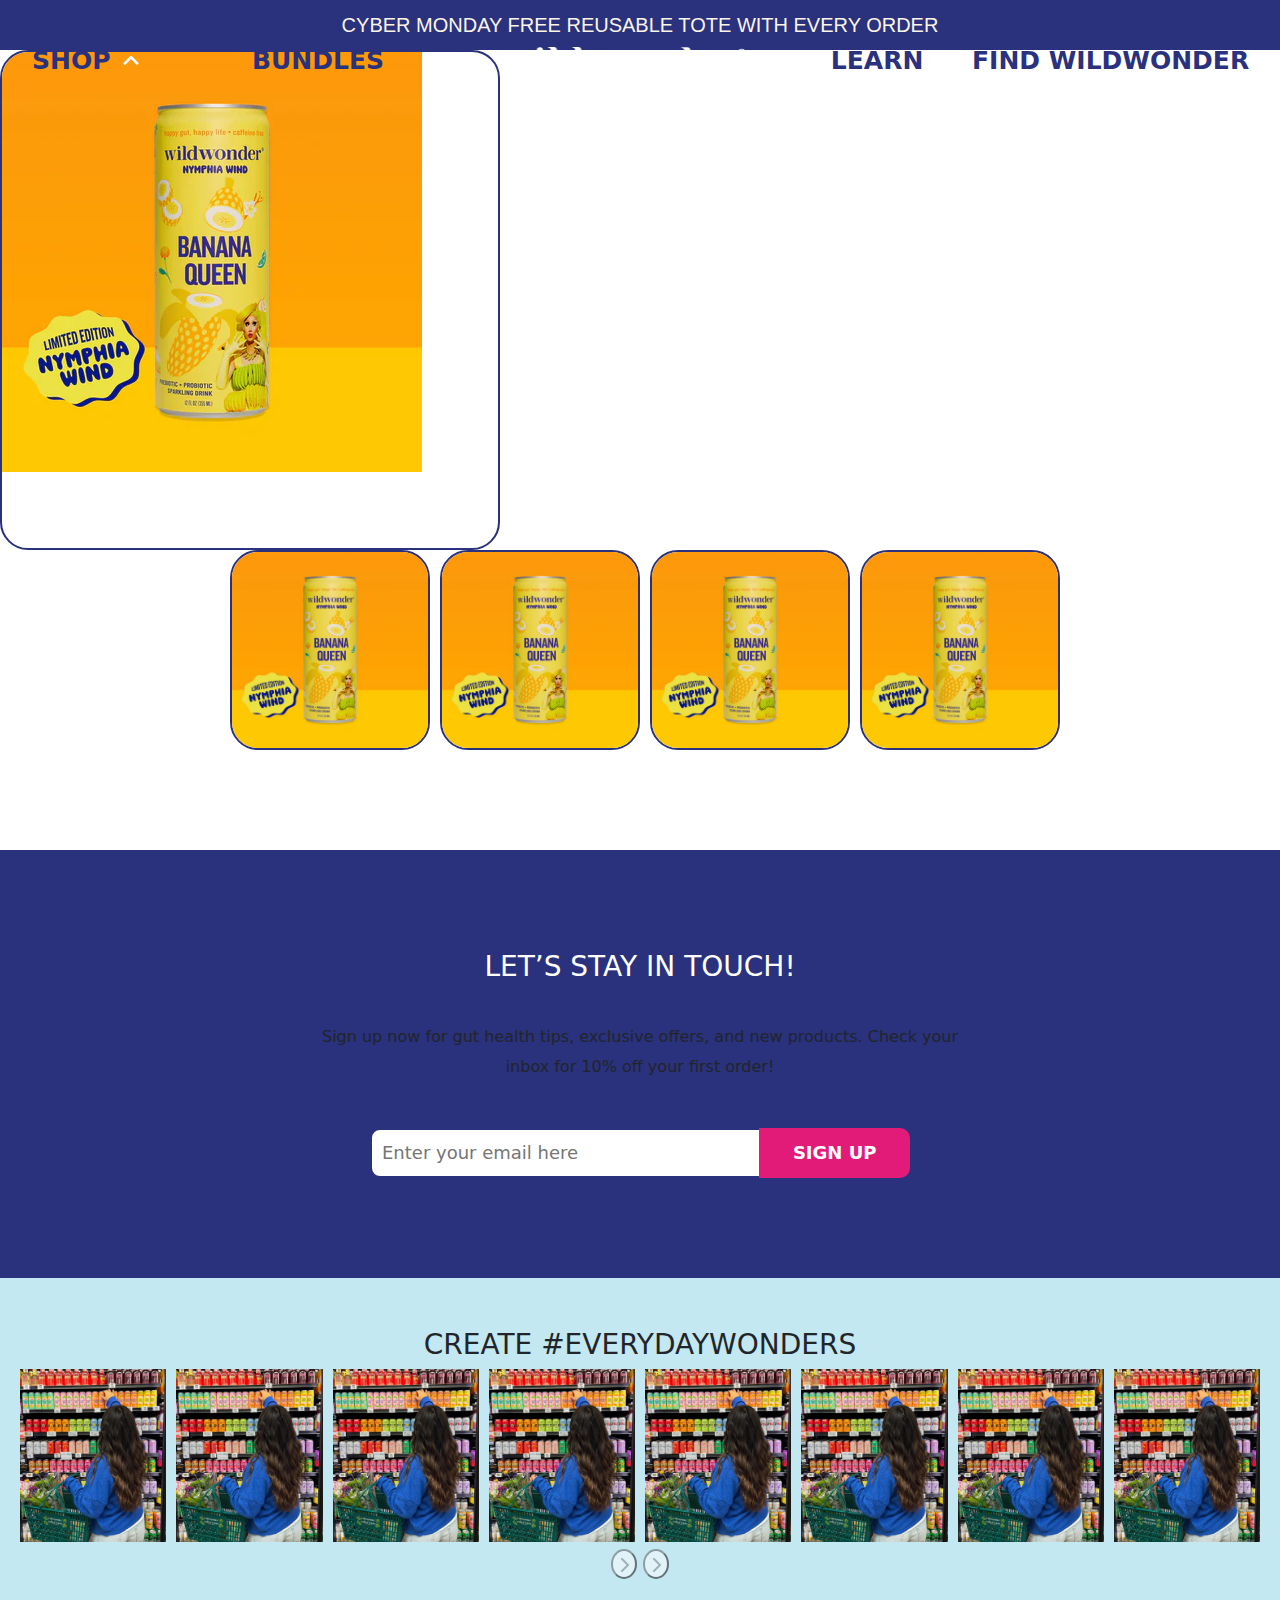
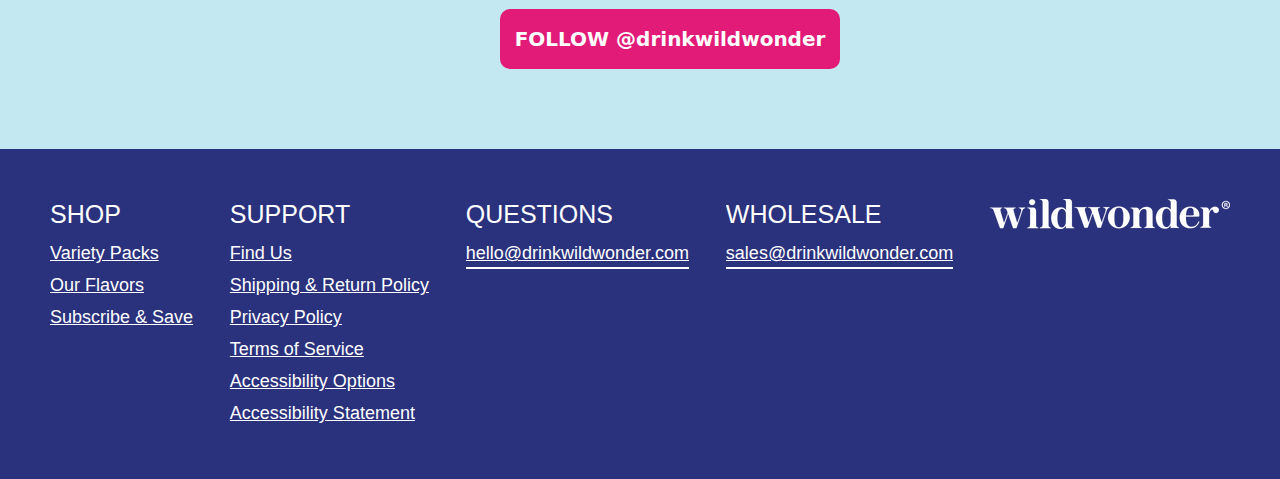
<file: assets/Bootstrap demo.html>
<!DOCTYPE html>
<!-- saved from url=(0040)http://127.0.0.1:5500/pages/product.html -->
<html lang="en"><head><meta http-equiv="Content-Type" content="text/html; charset=UTF-8">
    
    <meta name="viewport" content="width=device-width, initial-scale=1">
    <title>Bootstrap demo</title>
    
    
    
  <link rel="stylesheet" href="./Bootstrap demo_files/bootstrap-icons.css"><link rel="stylesheet" href="./Bootstrap demo_files/product.css"><link href="./Bootstrap demo_files/bootstrap.min.css" rel="stylesheet" integrity="sha384-QWTKZyjpPEjISv5WaRU9OFeRpok6YctnYmDr5pNlyT2bRjXh0JMhjY6hW+ALEwIH" crossorigin="anonymous"></head>
  <body>
    <div class="container_1">
      <div class="top_class">
        <p>cyber monday free reusable tote with every order</p>
      </div>
      <!-- banner -->
      <div class="banner_outer">
        <div class="navebar_wrapper flex_between" style="background-color: #30c0f000; margin-top: -8px;">
          <ul class="navebar_left flex_between">
            <a href="http://127.0.0.1:5500/pages/product.html#"><li id="nav_hover" class="flex_center">
                SHOP
                <svg id="li_hover_svg" class="svg" style="height: 20px; width: 20px; margin-left: 10px" xmlns="http://www.w3.org/2000/svg" fill="white" viewBox="0 0 448 512">
                  <path d="M201.4 137.4c12.5-12.5 32.8-12.5 45.3 0l160 160c12.5 12.5 12.5 32.8 0 45.3s-32.8 12.5-45.3 0L224 205.3 86.6 342.6c-12.5 12.5-32.8 12.5-45.3 0s-12.5-32.8 0-45.3l160-160z"></path>
                </svg></li></a>
            <a href="http://127.0.0.1:5500/pages/product.html#"><li>BUNDLES</li></a>
          </ul>
          <ul class="navebar_center">
            <a href="http://127.0.0.1:5500/index.html"><img src="./Bootstrap demo_files/logo.avif" alt=""></a>
          </ul>
          <ul class="navebar_right flex_center">
            <a href="http://127.0.0.1:5500/pages/product.html#"><li>
                LEARN
                <svg class="svg" style="height: 20px; width: 20px; margin-left: 10px" xmlns="http://www.w3.org/2000/svg" fill="white" viewBox="0 0 448 512">
                  <path d="M201.4 137.4c12.5-12.5 32.8-12.5 45.3 0l160 160c12.5 12.5 12.5 32.8 0 45.3s-32.8 12.5-45.3 0L224 205.3 86.6 342.6c-12.5 12.5-32.8 12.5-45.3 0s-12.5-32.8 0-45.3l160-160z"></path>
                </svg></li></a>
            <a href="http://127.0.0.1:5500/pages/product.html#"><li style="margin-left: 10px">FIND WILDWONDER</li></a>
          </ul>
        </div>
      
      </div>
      <!-- banner -->
     <div class="product_detail_outer">
     <div class="product_detail_inner">
     <div class="product_detail_inner_left ">
      <div class="upper_image product_detail_main_image_outer">
        <img src="./Bootstrap demo_files/Banana_1_420x.webp" alt="product details">
      </div>
      <div class="lower_image flex_center">
        <img src="./Bootstrap demo_files/Banana_1_420x.webp" alt="product details">
        <img src="./Bootstrap demo_files/Banana_1_420x.webp" alt="product details">
        <img src="./Bootstrap demo_files/Banana_1_420x.webp" alt="product details">
        <img src="./Bootstrap demo_files/Banana_1_420x.webp" alt="product details">
      </div>
     </div>
     <div class="product_detail_inner_right"></div>

     </div>
     </div>
    
    
   
    <!-- newlatter  -->
    <div class="newlatter_outer" style="background-color: #2a317d; text-align: center; margin-top: 100px;">
      <div class="newlatter_inner flex_center" style="flex-direction: column; padding: 100px">
        <h2 class="h3" style="color: white">LET’S STAY IN TOUCH!</h2>
        <p class="one_p" style="padding: 30px 200px; line-height: 30px">
          Sign up now for gut health tips, exclusive offers, and new products.
          Check your inbox for 10% off your first order!
        </p>
        <div class="newslatter_input flex_center">
          <input type="email" id="email" class="newlatter_input" placeholder="Enter your email here">
          <button class="newlatter_button">SIGN UP</button>
        </div>
      </div>
    </div>

    <!-- newlatter  -->
    <!-- every day  -->

    <div class="every_day_outer">
      <div class="every_day_inner text-center">
        <div class="one_top">
          <h2 class="h3">CREATE #EVERYDAYWONDERS</h2>
          <div class="testimonial-slider" id="testimonial-slider" style="background-color: #c3e8f1">
            <div class="testimonialss flex_center" id="testimonial" style="
                overflow-y: hidden;
                overflow-x: scroll;
                flex-wrap: nowrap;
                flex-direction: row;
                height: 180px;
              ">
              <div class="img">
                <img src="./Bootstrap demo_files/everydaywonder.jpg" alt="author image">
                <div class="flex_center" style="
                    background-color: gray;
                    opacity: 0;
                    width: 200px;
                    height: 200px;
                    position: absolute;
                    top: 0;
                    left: 0;
                  ">
                  <svg style="
                      position: absolute;
                      top: 40%;
                      left: 45%;
                      width: 20px;
                      height: 20px;
                    " xmlns="http://www.w3.org/2000/svg" viewBox="0 0 512 512">
                    <path d="M0 256a256 256 0 1 1 512 0A256 256 0 1 1 0 256zM188.3 147.1c-7.6 4.2-12.3 12.3-12.3 20.9l0 176c0 8.7 4.7 16.7 12.3 20.9s16.8 4.1 24.3-.5l144-88c7.1-4.4 11.5-12.1 11.5-20.5s-4.4-16.1-11.5-20.5l-144-88c-7.4-4.5-16.7-4.7-24.3-.5z"></path>
                  </svg>
                </div>
              </div>
              <div class="img">
                <img src="./Bootstrap demo_files/everydaywonder.jpg" alt="author image">
                <div class="flex_center" style="
                    background-color: gray;
                    opacity: 0;
                    width: 200px;
                    height: 200px;
                    position: absolute;
                    top: 0;
                    left: 0;
                  ">
                  <svg style="
                      position: absolute;
                      top: 40%;
                      left: 45%;
                      width: 20px;
                      height: 20px;
                    " xmlns="http://www.w3.org/2000/svg" viewBox="0 0 512 512">
                    <path d="M0 256a256 256 0 1 1 512 0A256 256 0 1 1 0 256zM188.3 147.1c-7.6 4.2-12.3 12.3-12.3 20.9l0 176c0 8.7 4.7 16.7 12.3 20.9s16.8 4.1 24.3-.5l144-88c7.1-4.4 11.5-12.1 11.5-20.5s-4.4-16.1-11.5-20.5l-144-88c-7.4-4.5-16.7-4.7-24.3-.5z"></path>
                  </svg>
                </div>
              </div>
              <div class="img">
                <img src="./Bootstrap demo_files/everydaywonder.jpg" alt="author image">
                <div class="flex_center" style="
                    background-color: gray;
                    opacity: 0;
                    width: 200px;
                    height: 200px;
                    position: absolute;
                    top: 0;
                    left: 0;
                  ">
                  <svg style="
                      position: absolute;
                      top: 40%;
                      left: 45%;
                      width: 20px;
                      height: 20px;
                    " xmlns="http://www.w3.org/2000/svg" viewBox="0 0 512 512">
                    <path d="M0 256a256 256 0 1 1 512 0A256 256 0 1 1 0 256zM188.3 147.1c-7.6 4.2-12.3 12.3-12.3 20.9l0 176c0 8.7 4.7 16.7 12.3 20.9s16.8 4.1 24.3-.5l144-88c7.1-4.4 11.5-12.1 11.5-20.5s-4.4-16.1-11.5-20.5l-144-88c-7.4-4.5-16.7-4.7-24.3-.5z"></path>
                  </svg>
                </div>
              </div>
              <div class="img">
                <img src="./Bootstrap demo_files/everydaywonder.jpg" alt="author image">
                <div class="flex_center" style="
                    background-color: gray;
                    opacity: 0;
                    width: 200px;
                    height: 200px;
                    position: absolute;
                    top: 0;
                    left: 0;
                  ">
                  <svg style="
                      position: absolute;
                      top: 40%;
                      left: 45%;
                      width: 20px;
                      height: 20px;
                    " xmlns="http://www.w3.org/2000/svg" viewBox="0 0 512 512">
                    <path d="M0 256a256 256 0 1 1 512 0A256 256 0 1 1 0 256zM188.3 147.1c-7.6 4.2-12.3 12.3-12.3 20.9l0 176c0 8.7 4.7 16.7 12.3 20.9s16.8 4.1 24.3-.5l144-88c7.1-4.4 11.5-12.1 11.5-20.5s-4.4-16.1-11.5-20.5l-144-88c-7.4-4.5-16.7-4.7-24.3-.5z"></path>
                  </svg>
                </div>
              </div>
              <div class="img">
                <img src="./Bootstrap demo_files/everydaywonder.jpg" alt="author image">
                <div class="flex_center" style="
                    background-color: gray;
                    opacity: 0;
                    width: 200px;
                    height: 200px;
                    position: absolute;
                    top: 0;
                    left: 0;
                  ">
                  <svg style="
                      position: absolute;
                      top: 40%;
                      left: 45%;
                      width: 20px;
                      height: 20px;
                    " xmlns="http://www.w3.org/2000/svg" viewBox="0 0 512 512">
                    <path d="M0 256a256 256 0 1 1 512 0A256 256 0 1 1 0 256zM188.3 147.1c-7.6 4.2-12.3 12.3-12.3 20.9l0 176c0 8.7 4.7 16.7 12.3 20.9s16.8 4.1 24.3-.5l144-88c7.1-4.4 11.5-12.1 11.5-20.5s-4.4-16.1-11.5-20.5l-144-88c-7.4-4.5-16.7-4.7-24.3-.5z"></path>
                  </svg>
                </div>
              </div>
              <div class="img">
                <img src="./Bootstrap demo_files/everydaywonder.jpg" alt="author image">
                <div class="flex_center" style="
                    background-color: gray;
                    opacity: 0;
                    width: 200px;
                    height: 200px;
                    position: absolute;
                    top: 0;
                    left: 0;
                  ">
                  <svg style="
                      position: absolute;
                      top: 40%;
                      left: 45%;
                      width: 20px;
                      height: 20px;
                    " xmlns="http://www.w3.org/2000/svg" viewBox="0 0 512 512">
                    <path d="M0 256a256 256 0 1 1 512 0A256 256 0 1 1 0 256zM188.3 147.1c-7.6 4.2-12.3 12.3-12.3 20.9l0 176c0 8.7 4.7 16.7 12.3 20.9s16.8 4.1 24.3-.5l144-88c7.1-4.4 11.5-12.1 11.5-20.5s-4.4-16.1-11.5-20.5l-144-88c-7.4-4.5-16.7-4.7-24.3-.5z"></path>
                  </svg>
                </div>
              </div>
              <div class="img">
                <img src="./Bootstrap demo_files/everydaywonder.jpg" alt="author image">
                <div class="flex_center" style="
                    background-color: gray;
                    opacity: 0;
                    width: 200px;
                    height: 200px;
                    position: absolute;
                    top: 0;
                    left: 0;
                  ">
                  <svg style="
                      position: absolute;
                      top: 40%;
                      left: 45%;
                      width: 20px;
                      height: 20px;
                    " xmlns="http://www.w3.org/2000/svg" viewBox="0 0 512 512">
                    <path d="M0 256a256 256 0 1 1 512 0A256 256 0 1 1 0 256zM188.3 147.1c-7.6 4.2-12.3 12.3-12.3 20.9l0 176c0 8.7 4.7 16.7 12.3 20.9s16.8 4.1 24.3-.5l144-88c7.1-4.4 11.5-12.1 11.5-20.5s-4.4-16.1-11.5-20.5l-144-88c-7.4-4.5-16.7-4.7-24.3-.5z"></path>
                  </svg>
                </div>
              </div>
              <div class="img">
                <img src="./Bootstrap demo_files/everydaywonder.jpg" alt="author image">
                <div class="flex_center" style="
                    background-color: gray;
                    opacity: 0;
                    width: 200px;
                    height: 200px;
                    position: absolute;
                    top: 0;
                    left: 0;
                  ">
                  <svg style="
                      position: absolute;
                      top: 40%;
                      left: 45%;
                      width: 20px;
                      height: 20px;
                    " xmlns="http://www.w3.org/2000/svg" viewBox="0 0 512 512">
                    <path d="M0 256a256 256 0 1 1 512 0A256 256 0 1 1 0 256zM188.3 147.1c-7.6 4.2-12.3 12.3-12.3 20.9l0 176c0 8.7 4.7 16.7 12.3 20.9s16.8 4.1 24.3-.5l144-88c7.1-4.4 11.5-12.1 11.5-20.5s-4.4-16.1-11.5-20.5l-144-88c-7.4-4.5-16.7-4.7-24.3-.5z"></path>
                  </svg>
                </div>
              </div>
            </div>
            <button id="next-btn" class="next-button" style="background-color: white; opacity: 0.5; border-radius: 100%">
              <svg fill="black" style="width: 10px; opacity: 0.5" xmlns="http://www.w3.org/2000/svg" viewBox="0 0 320 512">
                <path d="M310.6 233.4c12.5 12.5 12.5 32.8 0 45.3l-192 192c-12.5 12.5-32.8 12.5-45.3 0s-12.5-32.8 0-45.3L242.7 256 73.4 86.6c-12.5-12.5-12.5-32.8 0-45.3s32.8-12.5 45.3 0l192 192z"></path>
              </svg>
            </button>
            <button id="prev-btn" class="prev-button" style="background-color: white; opacity: 0.5; border-radius: 100%">
              <svg fill="black" style="width: 10px; opacity: 0.5" xmlns="http://www.w3.org/2000/svg" viewBox="0 0 320 512">
                <path d="M310.6 233.4c12.5 12.5 12.5 32.8 0 45.3l-192 192c-12.5 12.5-32.8 12.5-45.3 0s-12.5-32.8 0-45.3L242.7 256 73.4 86.6c-12.5-12.5-12.5-32.8 0-45.3s32.8-12.5 45.3 0l192 192z"></path>
              </svg>
            </button>
          </div>
        </div>
        <div id="" style="position: relative" class="button flex_center">
          FOLLOW @drinkwildwonder
          <div class="button_hover"></div>
        </div>
      </div>
    </div>
    <!-- every day  -->



















    <!-- footer  -->
    <div class="footer_outer">
      <div class="footer_inner flex_between">
        <div class="footer_one">
          <h3>SHOP</h3>
          <a href="http://127.0.0.1:5500/pages/product.html#"><li>Variety Packs</li></a>
          <a href="http://127.0.0.1:5500/pages/product.html#"><li>Our Flavors</li></a>
          <a href="http://127.0.0.1:5500/pages/product.html#"><li>Subscribe &amp; Save</li></a>
        </div>
        <div class="footer_two">
          <h3>SUPPORT</h3>
          <a href="http://127.0.0.1:5500/pages/product.html#"><li>Find Us</li></a>
          <a href="http://127.0.0.1:5500/pages/product.html#"><li>Shipping &amp; Return Policy</li></a>
          <a href="http://127.0.0.1:5500/pages/product.html#"><li>Privacy Policy</li></a>
          <a href="http://127.0.0.1:5500/pages/product.html#"><li>Terms of Service</li></a>
          <a href="http://127.0.0.1:5500/pages/product.html#"><li>Accessibility Options</li></a>
          <a href="http://127.0.0.1:5500/pages/product.html#"><li>Accessibility Statement</li></a>
        </div>
        <div class="footer_three">
          <h3>QUESTIONS</h3>
          <a href="http://127.0.0.1:5500/pages/product.html#"><li class="footer_hover_action">hello@drinkwildwonder.com</li></a>
          <div class="border" style="width: 100%; height: 2px; background-color: #40468a"></div>
          <div class="border_upper" style="width: 100%; height: 2px; background-color: white"></div>
        </div>
        <div class="footer_three">
          <h3>WHOLESALE</h3>
          <a href="http://127.0.0.1:5500/pages/product.html#"><li class="footer_hover_action">sales@drinkwildwonder.com</li></a>
          <div class="border" style="width: 100%; height: 2px; background-color: #40468a"></div>
          <div class="border_upper" style="width: 100%; height: 2px; background-color: white"></div>
        </div>
        <div class="footer_five">
          <img src="./Bootstrap demo_files/logo.avif" alt="logo">
        </div>
      </div>
    </div>
    <div class="header_hover_one flex_between" style="align-items: start; width: 100%; height: 300px; background-color: rgba(255, 255, 255, 0.685); padding:50px; overflow: hidden; visibility: hidden; position:absolute; top:128px; transition: all 0.5s ease-in-out;">
      <div class="left flex_start" style="width: 30%; flex-direction: column; list-style: none; color: #2a317d;">
        <ul class="flex_start" style="flex-direction: column; list-style: none; font-weight: 600; font-size: 20px; padding: 0; margin: 0;">
          <li id="header_li_1" class="ul_li_1" style="transition: all 0.2s ease-in-out; cursor: pointer; padding: 10px 0; color: #e21b79;">VARIETY PACKS</li>
          <li id="header_li_1" class="ul_li_1" style="transition: all 0.2s ease-in-out; cursor: pointer; padding: 10px 0;">FLAVORS</li>
          <li id="header_li_1" class="ul_li_1" style="transition: all 0.2s ease-in-out; cursor: pointer; padding: 10px 0;">GIFT</li>
        </ul>
        <div style="position: relative; " class="button flex_center">
         SHOP ALL
          <div class="button_hover"></div>
        </div>
      </div>
      <div class="header_hover_right flex_center" style="width: 70%; gap:10px; transition: all 0.3s ease-in-out;">
     <img style="width: 100%; border-radius: 30px; height: 250px; width: 250px;" src="./Bootstrap demo_files/Learn_420x_dropdown.png" alt="drop down image">
     <img style="width: 100%; border-radius: 30px; height: 250px; width: 250px;" src="./Bootstrap demo_files/flower_3.png" alt="drop down image">
     <img style="width: 100%; border-radius: 30px; height: 250px; width: 250px;" src="./Bootstrap demo_files/Guava_1_420x.webp" alt="drop down image">
      </div>
    </div>
    <div class="header_hover_two"></div>
   
    <!-- footer  -->
     <script src="./Bootstrap demo_files/product.js.download"></script>
    <script src="./Bootstrap demo_files/bootstrap.bundle.min.js.download" integrity="sha384-YvpcrYf0tY3lHB60NNkmXc5s9fDVZLESaAA55NDzOxhy9GkcIdslK1eN7N6jIeHz" crossorigin="anonymous"></script>
    <script src="./Bootstrap demo_files/bootstrap.bundle.min(1).js.download"></script>
    <script>
        function changeImage(event, src) {
                document.getElementById('mainImage').src = src;
                document.querySelectorAll('.thumbnail').forEach(thumb => thumb.classList.remove('active'));
                event.target.classList.add('active');
            }
    </script> 
<!-- Code injected by live-server -->
<script type="text/javascript">
	// <![CDATA[  <-- For SVG support
	if ('WebSocket' in window) {
		(function () {
			function refreshCSS() {
				var sheets = [].slice.call(document.getElementsByTagName("link"));
				var head = document.getElementsByTagName("head")[0];
				for (var i = 0; i < sheets.length; ++i) {
					var elem = sheets[i];
					var parent = elem.parentElement || head;
					parent.removeChild(elem);
					var rel = elem.rel;
					if (elem.href && typeof rel != "string" || rel.length == 0 || rel.toLowerCase() == "stylesheet") {
						var url = elem.href.replace(/(&|\?)_cacheOverride=\d+/, '');
						elem.href = url + (url.indexOf('?') >= 0 ? '&' : '?') + '_cacheOverride=' + (new Date().valueOf());
					}
					parent.appendChild(elem);
				}
			}
			var protocol = window.location.protocol === 'http:' ? 'ws://' : 'wss://';
			var address = protocol + window.location.host + window.location.pathname + '/ws';
			var socket = new WebSocket(address);
			socket.onmessage = function (msg) {
				if (msg.data == 'reload') window.location.reload();
				else if (msg.data == 'refreshcss') refreshCSS();
			};
			if (sessionStorage && !sessionStorage.getItem('IsThisFirstTime_Log_From_LiveServer')) {
				console.log('Live reload enabled.');
				sessionStorage.setItem('IsThisFirstTime_Log_From_LiveServer', true);
			}
		})();
	}
	else {
		console.error('Upgrade your browser. This Browser is NOT supported WebSocket for Live-Reloading.');
	}
	// ]]>
</script>
</div></body></html>
</file>
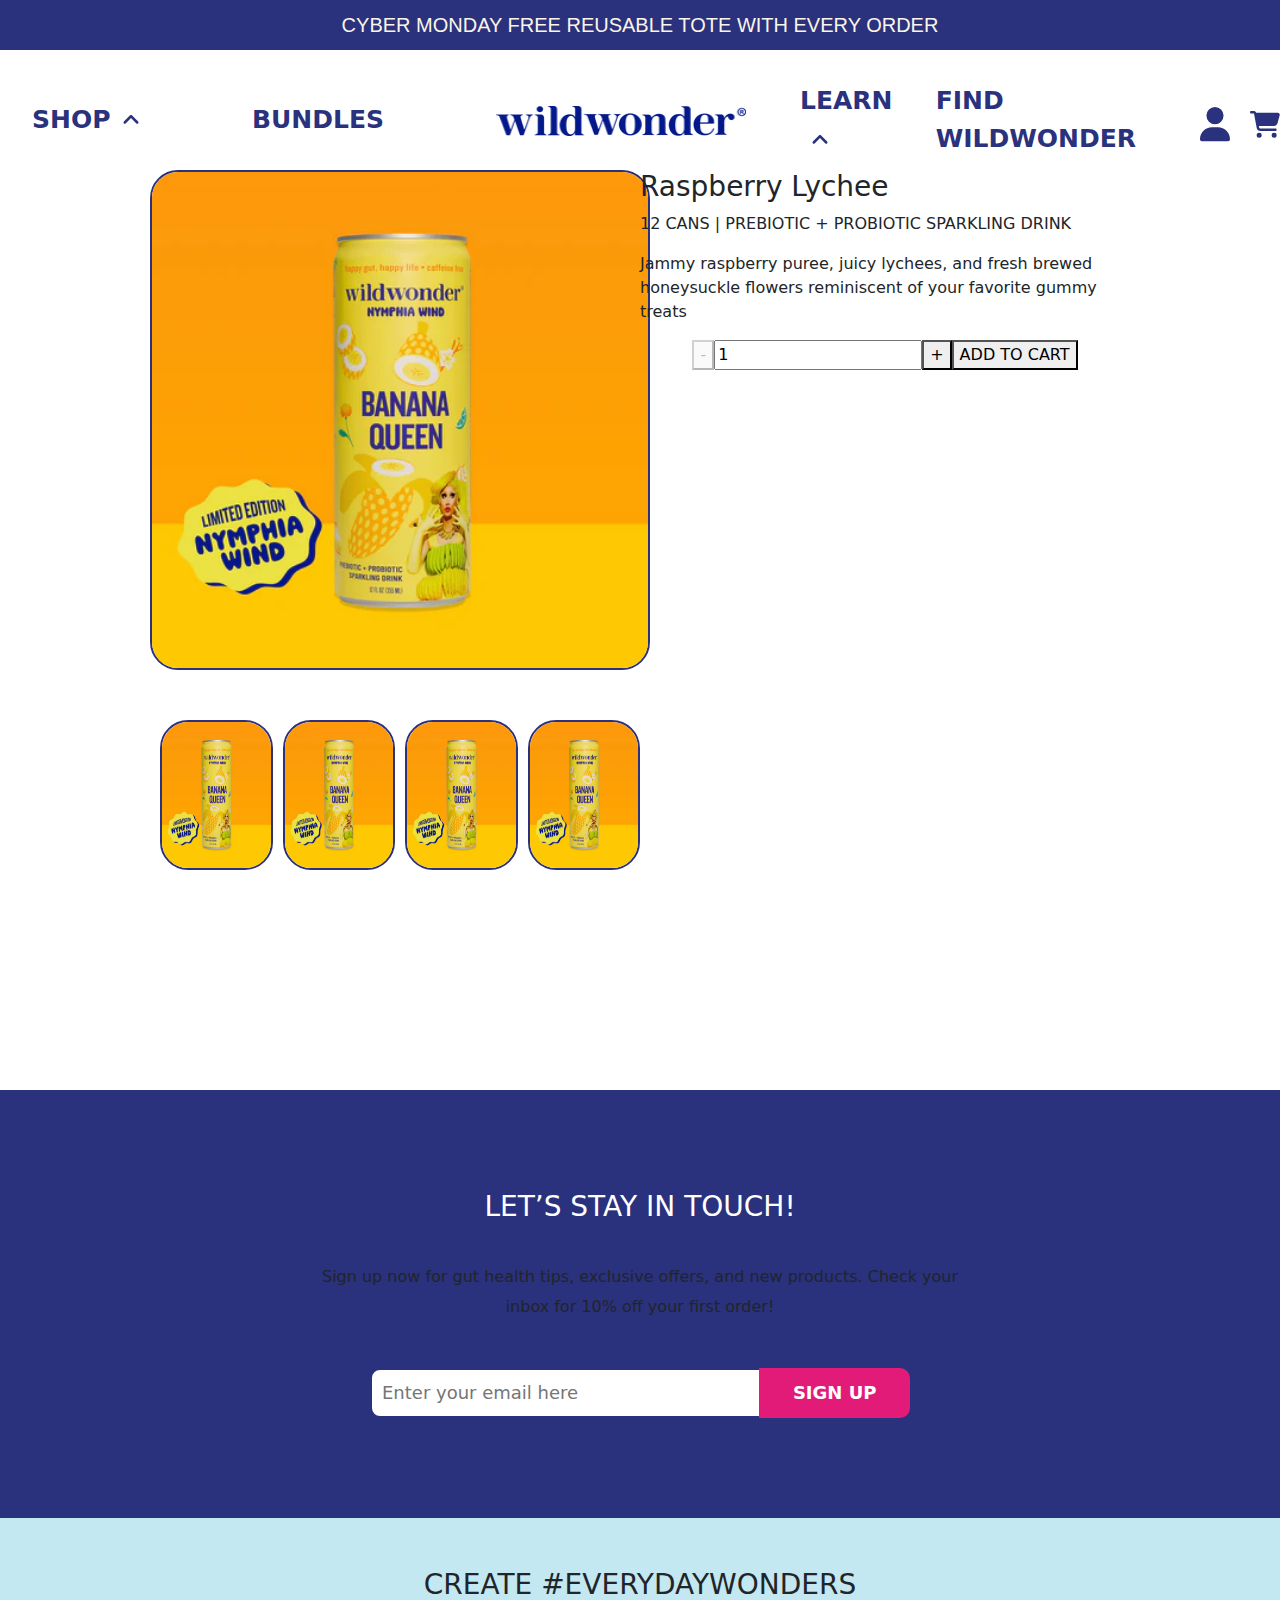
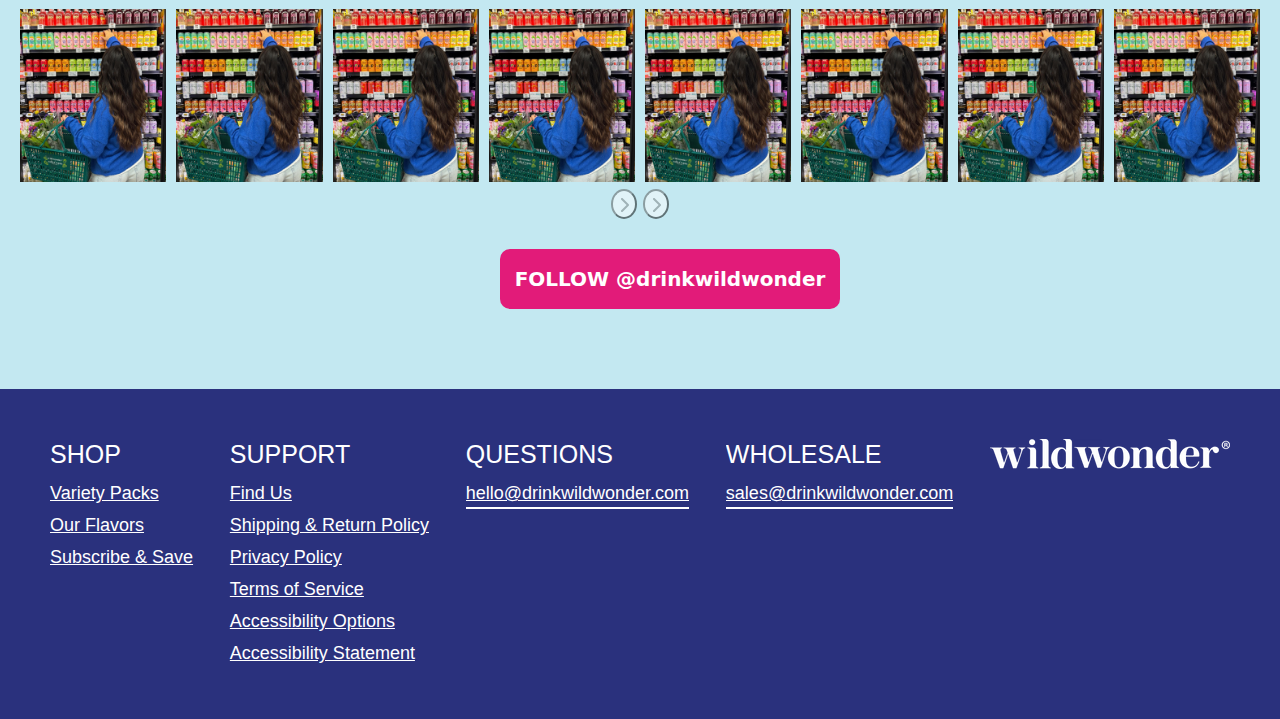
<file: pages/product.html>
<!doctype html>
<html lang="en">
  <head>
    <meta charset="utf-8">
    <meta name="viewport" content="width=device-width, initial-scale=1">
    <title>
        Prebiotic + Prebiotic sparkling drink for a happy gut - wildwilder
      </title>
      <link rel="shortcut icon" href="/assets/2_slider.png" type="image/x-icon" />
    <link rel="stylesheet" href="https://cdn.jsdelivr.net/npm/bootstrap-icons@1.7.2/font/bootstrap-icons.css">
    <link rel="stylesheet" href="/pages/product.css">
    <link href="https://cdn.jsdelivr.net/npm/bootstrap@5.3.3/dist/css/bootstrap.min.css" rel="stylesheet" integrity="sha384-QWTKZyjpPEjISv5WaRU9OFeRpok6YctnYmDr5pNlyT2bRjXh0JMhjY6hW+ALEwIH" crossorigin="anonymous">
  </head>
  <body>
    <div class="container_1">
      <div class="top_class">
        <p>cyber monday free reusable tote with every order</p>
      </div>
      <!-- banner -->
      <div class="banner_outer">
        <div class="navebar_wrapper flex_between" style="background-color: #30c0f000; margin-top: -8px;">
          <ul class="navebar_left flex_between">
            <a  href="#"
              ><li id="nav_hover" class="flex_center">
                SHOP
                <svg
                id="li_hover_svg"
                  class="svg"
                  style="height: 20px; width: 20px; margin-left: 10px"
                  xmlns="http://www.w3.org/2000/svg"
                  fill="#2A317D"
                  viewBox="0 0 448 512"
                >
                  <path
                    d="M201.4 137.4c12.5-12.5 32.8-12.5 45.3 0l160 160c12.5 12.5 12.5 32.8 0 45.3s-32.8 12.5-45.3 0L224 205.3 86.6 342.6c-12.5 12.5-32.8 12.5-45.3 0s-12.5-32.8 0-45.3l160-160z"
                  />
                </svg></li
            ></a>
            <a href="#"><li>BUNDLES</li></a>
          </ul>
          <ul class="navebar_center">
            <a href="/index.html"><img src="/assets/productpage log.avif" alt="" /></a>
          </ul>
          <ul class="navebar_right flex_center">
            <a href="#"
              ><li>
                LEARN
                <svg
                  class="svg"
                  style="height: 20px; width: 20px; margin-left: 10px"
                  xmlns="http://www.w3.org/2000/svg"
                  fill="#2A317D"
                  viewBox="0 0 448 512"
                >
                  <path
                    d="M201.4 137.4c12.5-12.5 32.8-12.5 45.3 0l160 160c12.5 12.5 12.5 32.8 0 45.3s-32.8 12.5-45.3 0L224 205.3 86.6 342.6c-12.5 12.5-32.8 12.5-45.3 0s-12.5-32.8 0-45.3l160-160z"
                  />
                </svg></li
            ></a>
            <a href="#"><li>FIND WILDWONDER</li></a>
            <a href="#"><li style="width: 30px; height: 30px;">
                <svg fill="#2A317D" xmlns="http://www.w3.org/2000/svg" viewBox="0 0 448 512"><path d="M224 256A128 128 0 1 0 224 0a128 128 0 1 0 0 256zm-45.7 48C79.8 304 0 383.8 0 482.3C0 498.7 13.3 512 29.7 512l388.6 0c16.4 0 29.7-13.3 29.7-29.7C448 383.8 368.2 304 269.7 304l-91.4 0z"/></svg>
            </li></a>
            <a href="#"><li style="width: 30px; height: 30px;">
                <svg fill="#2A317D" xmlns="http://www.w3.org/2000/svg" viewBox="0 0 576 512"><path d="M0 24C0 10.7 10.7 0 24 0L69.5 0c22 0 41.5 12.8 50.6 32l411 0c26.3 0 45.5 25 38.6 50.4l-41 152.3c-8.5 31.4-37 53.3-69.5 53.3l-288.5 0 5.4 28.5c2.2 11.3 12.1 19.5 23.6 19.5L488 336c13.3 0 24 10.7 24 24s-10.7 24-24 24l-288.3 0c-34.6 0-64.3-24.6-70.7-58.5L77.4 54.5c-.7-3.8-4-6.5-7.9-6.5L24 48C10.7 48 0 37.3 0 24zM128 464a48 48 0 1 1 96 0 48 48 0 1 1 -96 0zm336-48a48 48 0 1 1 0 96 48 48 0 1 1 0-96z"/></svg>
            </li></a>
          </ul>
        </div>
      
      </div>
      <!-- banner -->
     <div class="product_detail_outer" style="padding: 120px 150px; width: 100%;">
     <div class="product_detail_inner flex_start"  >
     <div class="product_detail_inner_left " style="width: 50%;">
      <div class="upper_image product_detail_main_image_outer">
        <img style="width: 500px; height: 500px;" src="/assets/Banana_1_420x.webp" alt="product details">
      </div>
      <div class="lower_image flex_start" style="overflow-x: scroll;">
        <img  src="/assets/Banana_1_420x.webp" alt="product details">
        <img  src="/assets/Banana_1_420x.webp" alt="product details">
        <img  src="/assets/Banana_1_420x.webp" alt="product details">
        <img  src="/assets/Banana_1_420x.webp" alt="product details">
      </div>
     </div>
     <div class="product_detail_inner_right" style="width: 50%;">
        <h2 class="h3">Raspberry Lychee</h2>
        <p class="one_p">
            12 CANS | PREBIOTIC + PROBIOTIC SPARKLING DRINK  
              </p>
            <p class="one_p">
                Jammy raspberry puree, juicy lychees, and fresh brewed honeysuckle flowers reminiscent of your favorite gummy treats
            </p>       
             <div class="price flex_between"></div>
          <div class="quantity flex_center">
            <button class="quantity_button" disabled>-</button>
            <input type="number" class="quantity_input" value="1" />
            <button class="quantity_button">+</button>
     
            <div class="buy_now flex_center">
              <button class="buy_now_button">ADD TO CART</button>
            </div>
          </div>
     </div>

     </div>
     </div>
    
    
   
    <!-- newlatter  -->
    <div
      class="newlatter_outer"
      style="background-color: #2a317d; text-align: center; margin-top: 100px;"
    >
      <div
        class="newlatter_inner flex_center"
        style="flex-direction: column; padding: 100px"
      >
        <h2 class="h3" style="color: white">LET’S STAY IN TOUCH!</h2>
        <p class="one_p" style="padding: 30px 200px; line-height: 30px">
          Sign up now for gut health tips, exclusive offers, and new products.
          Check your inbox for 10% off your first order!
        </p>
        <div class="newslatter_input flex_center">
          <input
            type="email"
            id="email"
            class="newlatter_input"
            placeholder="Enter your email here"
          />
          <button class="newlatter_button">SIGN UP</button>
        </div>
      </div>
    </div>

    <!-- newlatter  -->
    <!-- every day  -->

    <div class="every_day_outer">
      <div class="every_day_inner text-center">
        <div class="one_top">
          <h2 class="h3">CREATE #EVERYDAYWONDERS</h2>
          <div
            class="testimonial-slider"
            id="testimonial-slider"
            style="background-color: #c3e8f1"
          >
            <div
              class="testimonialss flex_center"
              id="testimonial"
              style="
                overflow-y: hidden;
                overflow-x: scroll;
                flex-wrap: nowrap;
                flex-direction: row;
                height: 180px;
                position: relative;
              "
            >
              <div class="img">
                <img src="/assets/everydaywonder.jpg" alt="author image" />
                <div
                  class="flex_center"
                  style="
                    background-color: gray;
                    opacity: 0;
                    width: 200px;
                    height: 200px;
                    position: absolute;
                    top: 0;
                    left: 0;
                  "
                >
                  <svg
                    style="
                      position: absolute;
                      top: 40%;
                      left: 45%;
                      width: 20px;
                      height: 20px;
                    "
                    xmlns="http://www.w3.org/2000/svg"
                    viewBox="0 0 512 512"
                  >
                    <path
                      d="M0 256a256 256 0 1 1 512 0A256 256 0 1 1 0 256zM188.3 147.1c-7.6 4.2-12.3 12.3-12.3 20.9l0 176c0 8.7 4.7 16.7 12.3 20.9s16.8 4.1 24.3-.5l144-88c7.1-4.4 11.5-12.1 11.5-20.5s-4.4-16.1-11.5-20.5l-144-88c-7.4-4.5-16.7-4.7-24.3-.5z"
                    />
                  </svg>
                </div>
              </div>
              <div class="img">
                <img src="/assets/everydaywonder.jpg" alt="author image" />
                <div
                  class="flex_center"
                  style="
                    background-color: gray;
                    opacity: 0;
                    width: 200px;
                    height: 200px;
                    position: absolute;
                    top: 0;
                    left: 0;
                  "
                >
                  <svg
                    style="
                      position: absolute;
                      top: 40%;
                      left: 45%;
                      width: 20px;
                      height: 20px;
                    "
                    xmlns="http://www.w3.org/2000/svg"
                    viewBox="0 0 512 512"
                  >
                    <path
                      d="M0 256a256 256 0 1 1 512 0A256 256 0 1 1 0 256zM188.3 147.1c-7.6 4.2-12.3 12.3-12.3 20.9l0 176c0 8.7 4.7 16.7 12.3 20.9s16.8 4.1 24.3-.5l144-88c7.1-4.4 11.5-12.1 11.5-20.5s-4.4-16.1-11.5-20.5l-144-88c-7.4-4.5-16.7-4.7-24.3-.5z"
                    />
                  </svg>
                </div>
              </div>
              <div class="img">
                <img src="/assets/everydaywonder.jpg" alt="author image" />
                <div
                  class="flex_center"
                  style="
                    background-color: gray;
                    opacity: 0;
                    width: 200px;
                    height: 200px;
                    position: absolute;
                    top: 0;
                    left: 0;
                  "
                >
                  <svg
                    style="
                      position: absolute;
                      top: 40%;
                      left: 45%;
                      width: 20px;
                      height: 20px;
                    "
                    xmlns="http://www.w3.org/2000/svg"
                    viewBox="0 0 512 512"
                  >
                    <path
                      d="M0 256a256 256 0 1 1 512 0A256 256 0 1 1 0 256zM188.3 147.1c-7.6 4.2-12.3 12.3-12.3 20.9l0 176c0 8.7 4.7 16.7 12.3 20.9s16.8 4.1 24.3-.5l144-88c7.1-4.4 11.5-12.1 11.5-20.5s-4.4-16.1-11.5-20.5l-144-88c-7.4-4.5-16.7-4.7-24.3-.5z"
                    />
                  </svg>
                </div>
              </div>
              <div class="img">
                <img src="/assets/everydaywonder.jpg" alt="author image" />
                <div
                  class="flex_center"
                  style="
                    background-color: gray;
                    opacity: 0;
                    width: 200px;
                    height: 200px;
                    position: absolute;
                    top: 0;
                    left: 0;
                  "
                >
                  <svg
                    style="
                      position: absolute;
                      top: 40%;
                      left: 45%;
                      width: 20px;
                      height: 20px;
                    "
                    xmlns="http://www.w3.org/2000/svg"
                    viewBox="0 0 512 512"
                  >
                    <path
                      d="M0 256a256 256 0 1 1 512 0A256 256 0 1 1 0 256zM188.3 147.1c-7.6 4.2-12.3 12.3-12.3 20.9l0 176c0 8.7 4.7 16.7 12.3 20.9s16.8 4.1 24.3-.5l144-88c7.1-4.4 11.5-12.1 11.5-20.5s-4.4-16.1-11.5-20.5l-144-88c-7.4-4.5-16.7-4.7-24.3-.5z"
                    />
                  </svg>
                </div>
              </div>
              <div class="img">
                <img src="/assets/everydaywonder.jpg" alt="author image" />
                <div
                  class="flex_center"
                  style="
                    background-color: gray;
                    opacity: 0;
                    width: 200px;
                    height: 200px;
                    position: absolute;
                    top: 0;
                    left: 0;
                  "
                >
                  <svg
                    style="
                      position: absolute;
                      top: 40%;
                      left: 45%;
                      width: 20px;
                      height: 20px;
                    "
                    xmlns="http://www.w3.org/2000/svg"
                    viewBox="0 0 512 512"
                  >
                    <path
                      d="M0 256a256 256 0 1 1 512 0A256 256 0 1 1 0 256zM188.3 147.1c-7.6 4.2-12.3 12.3-12.3 20.9l0 176c0 8.7 4.7 16.7 12.3 20.9s16.8 4.1 24.3-.5l144-88c7.1-4.4 11.5-12.1 11.5-20.5s-4.4-16.1-11.5-20.5l-144-88c-7.4-4.5-16.7-4.7-24.3-.5z"
                    />
                  </svg>
                </div>
              </div>
              <div class="img">
                <img src="/assets/everydaywonder.jpg" alt="author image" />
                <div
                  class="flex_center"
                  style="
                    background-color: gray;
                    opacity: 0;
                    width: 200px;
                    height: 200px;
                    position: absolute;
                    top: 0;
                    left: 0;
                  "
                >
                  <svg
                    style="
                      position: absolute;
                      top: 40%;
                      left: 45%;
                      width: 20px;
                      height: 20px;
                    "
                    xmlns="http://www.w3.org/2000/svg"
                    viewBox="0 0 512 512"
                  >
                    <path
                      d="M0 256a256 256 0 1 1 512 0A256 256 0 1 1 0 256zM188.3 147.1c-7.6 4.2-12.3 12.3-12.3 20.9l0 176c0 8.7 4.7 16.7 12.3 20.9s16.8 4.1 24.3-.5l144-88c7.1-4.4 11.5-12.1 11.5-20.5s-4.4-16.1-11.5-20.5l-144-88c-7.4-4.5-16.7-4.7-24.3-.5z"
                    />
                  </svg>
                </div>
              </div>
              <div class="img">
                <img src="/assets/everydaywonder.jpg" alt="author image" />
                <div
                  class="flex_center"
                  style="
                    background-color: gray;
                    opacity: 0;
                    width: 200px;
                    height: 200px;
                    position: absolute;
                    top: 0;
                    left: 0;
                  "
                >
                  <svg
                    style="
                      position: absolute;
                      top: 40%;
                      left: 45%;
                      width: 20px;
                      height: 20px;
                    "
                    xmlns="http://www.w3.org/2000/svg"
                    viewBox="0 0 512 512"
                  >
                    <path
                      d="M0 256a256 256 0 1 1 512 0A256 256 0 1 1 0 256zM188.3 147.1c-7.6 4.2-12.3 12.3-12.3 20.9l0 176c0 8.7 4.7 16.7 12.3 20.9s16.8 4.1 24.3-.5l144-88c7.1-4.4 11.5-12.1 11.5-20.5s-4.4-16.1-11.5-20.5l-144-88c-7.4-4.5-16.7-4.7-24.3-.5z"
                    />
                  </svg>
                </div>
              </div>
              <div class="img">
                <img src="/assets/everydaywonder.jpg" alt="author image" />
                <div
                  class="flex_center"
                  style="
                    background-color: gray;
                    opacity: 0;
                    width: 200px;
                    height: 200px;
                    position: absolute;
                    top: 0;
                    left: 0;
                  "
                >
                  <svg
                    style="
                      position: absolute;
                      top: 40%;
                      left: 45%;
                      width: 20px;
                      height: 20px;
                    "
                    xmlns="http://www.w3.org/2000/svg"
                    viewBox="0 0 512 512"
                  >
                    <path
                      d="M0 256a256 256 0 1 1 512 0A256 256 0 1 1 0 256zM188.3 147.1c-7.6 4.2-12.3 12.3-12.3 20.9l0 176c0 8.7 4.7 16.7 12.3 20.9s16.8 4.1 24.3-.5l144-88c7.1-4.4 11.5-12.1 11.5-20.5s-4.4-16.1-11.5-20.5l-144-88c-7.4-4.5-16.7-4.7-24.3-.5z"
                    />
                  </svg>
                </div>
              </div>
            </div>
            <button
              id="next-btn"
              class="next-button"
              style="background-color: white; opacity: 0.5; border-radius: 100%"
            >
              <svg
                fill="black"
                style="width: 10px; opacity: 0.5"
                xmlns="http://www.w3.org/2000/svg"
                viewBox="0 0 320 512"
              >
                <path
                  d="M310.6 233.4c12.5 12.5 12.5 32.8 0 45.3l-192 192c-12.5 12.5-32.8 12.5-45.3 0s-12.5-32.8 0-45.3L242.7 256 73.4 86.6c-12.5-12.5-12.5-32.8 0-45.3s32.8-12.5 45.3 0l192 192z"
                />
              </svg>
            </button>
            <button
              id="prev-btn"
              class="prev-button"
              style="background-color: white; opacity: 0.5; border-radius: 100%"
            >
              <svg
                fill="black"
                style="width: 10px; opacity: 0.5"
                xmlns="http://www.w3.org/2000/svg"
                viewBox="0 0 320 512"
              >
                <path
                  d="M310.6 233.4c12.5 12.5 12.5 32.8 0 45.3l-192 192c-12.5 12.5-32.8 12.5-45.3 0s-12.5-32.8 0-45.3L242.7 256 73.4 86.6c-12.5-12.5-12.5-32.8 0-45.3s32.8-12.5 45.3 0l192 192z"
                />
              </svg>
            </button>
          </div>
        </div>
        <div id="" style="position: relative" class="button flex_center">
          FOLLOW @drinkwildwonder
          <div class="button_hover"></div>
        </div>
      </div>
    </div>
    <!-- every day  -->



















    <!-- footer  -->
    <div class="footer_outer">
      <div class="footer_inner flex_between">
        <div class="footer_one">
          <h3>SHOP</h3>
          <a href="#"><li>Variety Packs</li></a>
          <a href="#"><li>Our Flavors</li></a>
          <a href="#"><li>Subscribe & Save</li></a>
        </div>
        <div class="footer_two">
          <h3>SUPPORT</h3>
          <a href="#"><li>Find Us</li></a>
          <a href="#"><li>Shipping & Return Policy</li></a>
          <a href="#"><li>Privacy Policy</li></a>
          <a href="#"><li>Terms of Service</li></a>
          <a href="#"><li>Accessibility Options</li></a>
          <a href="#"><li>Accessibility Statement</li></a>
        </div>
        <div class="footer_three">
          <h3>QUESTIONS</h3>
          <a href="#"
            ><li class="footer_hover_action">hello@drinkwildwonder.com</li></a
          >
          <div
            class="border"
            style="width: 100%; height: 2px; background-color: #40468a"
          ></div>
          <div
            class="border_upper"
            style="width: 100%; height: 2px; background-color: white"
          ></div>
        </div>
        <div class="footer_three">
          <h3>WHOLESALE</h3>
          <a href="#"
            ><li class="footer_hover_action">sales@drinkwildwonder.com</li></a
          >
          <div
            class="border"
            style="width: 100%; height: 2px; background-color: #40468a"
          ></div>
          <div
            class="border_upper"
            style="width: 100%; height: 2px; background-color: white"
          ></div>
        </div>
        <div class="footer_five">
          <img src="/assets//logo.avif" alt="logo" />
        </div>
      </div>
    </div>
    <div class="header_hover_one flex_between" style="align-items: start; width: 100%; height: 300px; background-color: rgba(255, 255, 255, 0.685); padding:50px; overflow: hidden; visibility: hidden; position:absolute; top:128px; transition: all 0.5s ease-in-out;">
      <div class="left flex_start" style="width: 30%; flex-direction: column; list-style: none; color: #2a317d;">
        <ul class="flex_start" style="flex-direction: column; list-style: none; font-weight: 600; font-size: 20px; padding: 0; margin: 0;">
          <li id="header_li_1" class="ul_li_1" style="transition: all 0.2s ease-in-out; cursor: pointer; padding: 10px 0; color: #e21b79;">VARIETY PACKS</li>
          <li id="header_li_1" class="ul_li_1" style="transition: all 0.2s ease-in-out; cursor: pointer; padding: 10px 0;">FLAVORS</li>
          <li id="header_li_1" class="ul_li_1" style="transition: all 0.2s ease-in-out; cursor: pointer; padding: 10px 0;">GIFT</li>
        </ul>
        <div  style="position: relative; " class="button flex_center">
         SHOP ALL
          <div class="button_hover"></div>
        </div>
      </div>
      <div class="header_hover_right flex_center" style="width: 70%; gap:10px; transition: all 0.3s ease-in-out;">
     <img style="width: 100%; border-radius: 30px; height: 250px; width: 250px;" src="/assets/Learn_420x_dropdown.png" alt="drop down image">
     <img style="width: 100%; border-radius: 30px; height: 250px; width: 250px;" src="/assets/flower_3.png" alt="drop down image">
     <img style="width: 100%; border-radius: 30px; height: 250px; width: 250px;" src="/assets/Guava_1_420x.webp" alt="drop down image">
      </div>
    </div>
    <div class="header_hover_two"></div>
   
    <!-- footer  -->
     <script src="/pages/product.js"></script>
    <script src="https://cdn.jsdelivr.net/npm/bootstrap@5.3.3/dist/js/bootstrap.bundle.min.js" integrity="sha384-YvpcrYf0tY3lHB60NNkmXc5s9fDVZLESaAA55NDzOxhy9GkcIdslK1eN7N6jIeHz" crossorigin="anonymous"></script>
    <script src="https://cdn.jsdelivr.net/npm/bootstrap@5.3.0-alpha1/dist/js/bootstrap.bundle.min.js"></script>
    <script>
        function changeImage(event, src) {
                document.getElementById('mainImage').src = src;
                document.querySelectorAll('.thumbnail').forEach(thumb => thumb.classList.remove('active'));
                event.target.classList.add('active');
            }
    </script> 
</body>
</html>
</file>
<file: style.css>
body {
  overflow-x: hidden;
  padding: 0;
  margin: 0;
  text-decoration: none;
  font-family: "Barlow Condensed", sans-serif, sans-serif;
}

/* utils */
a {
  text-decoration: none;
}
.container_1 {
  overflow: hidden;
  width: 100%;
  padding: 0;
  margin: 0;
}
.flex_start {
  display: flex;
  align-items: start;
  justify-content: start;
  list-style: none;
}
.flex_center {
  display: flex;
  justify-content: center;
  list-style: none;
  align-items: center;
}
.flex_between {
  display: flex;
  justify-content: space-between;
  list-style: none;
  text-decoration: none;
  align-items: center;
}
.flex_end {
  display: flex;
  justify-content: end;
  list-style: none;
  align-items: center;
}
/* utils */
.top_class {
  margin: 0;
  width: 100%;
  color: #fbf5e7;
  font-size: 20px;
  text-transform: uppercase;
  font-family: "Barlow Condensed", sans-serif, sans-serif;
  background-color: #2a317d;
  text-align: center;
}
.top_class p {
  margin: 0;
  padding: 10px;
}
/* navebar */
.navebar_wrapper {
  width: 100%;
  position: absolute;
  top: 50px;
  font-size: 25px;
  font-weight: 600;
  color: #ffffff;
}
.navebar_wrapper .navebar_left {
  font-size: 25px;
  font-weight: 600;
  width: 30%;
}
.navebar_wrapper a {
  color: #ffffff;
}
a:hover .svg {
  transition: all 0.3s ease-out;
  rotate: 180deg;
}
.navebar_wrapper .navebar_center {
  width: 30%;
}
.navebar_wrapper .navebar_center img {
  width: 250px;
  height: 30px;
  margin-left: 80px;
}

.navebar_wrapper .navebar_right {
  width: 40%;
  gap: 20px;
}
.
/* navebar */
.banner_outer {
  position: relative;
  margin: 0;
  background-color: #c2eaf3;
}

.banner_outer img {
  width: 100%;
  background-repeat: no-repeat;
}

.banner_outer .banner_inner {
  position: absolute;
  top: 25% !important;
  left: 50px;
  display: flex;
  flex-direction: column;
  align-items: center;
  justify-content: center;
  width: 400px;
  text-align: center;
}
.banner_outer .banner_inner p {
  color: white;
  margin: 10px 0;
  font-weight: 500;
  font-size: 28px;
  line-height: 34px;
}
.banner_button_shop {
  background-color: #ff0ab9;
  padding: 15px 40px;
  width: 200px;
  font-size: 20px;
  color: white;
  font-weight: 600;
  text-transform: uppercase;
  border-radius: 10px;
  outline: none;
}

.banner_image_section img {
  width: 100%;
}
/* slider */

.scrolling-text-wrapper {
  width: 100%; /* Full width container */
  overflow: hidden; /* Hide overflow text */
  position: relative;
  background-color: #c2eaf3;
  margin-bottom: 0;
}

.scrolling-text {
  display: flex; /* Use flexbox to align elements horizontally */
  animation: scroll 10s linear infinite;
  gap: 0; /* Ensure no gap between text spans */
}

.scrolling-text .flex_center {
  display: flex;
  flex-direction: row;
  margin-left: 0px;
  white-space: nowrap; /* Prevent text from wrapping */
}
.scroll-text {
  font-size: 30px;
  font-weight: bold;
  fill: black;
  animation: scroll-text-animation 10s linear infinite;
}

@keyframes scroll-text-animation {
  0% {
    offset-distance: 0%;
  }
  100% {
    offset-distance: 100%;
  }
}

.swiper_width {
  width: 100%;
}
.swiper_width h4 {
  font-family: "Barlow Condensed", sans-serif, sans-serif;
  font-weight: 600 !important;
  color: #2a317d;
  font-size: 22px !important;
}
.swiper_slides {
  width: 40px;
  height: 40px;
  margin: 0 20px;
}
@keyframes scroll {
  0% {
    transform: translateX(0);
  }
  100% {
    transform: translateX(-100%); /* Move entire width of content */
  }
}
/* slider */
/* <!-- deliciuse gut health --> */
.health_outer {
  background-color: #fbf5e7;
}
.health_outer .health_inner {
}
.h3 {
  font-family: "Barlow Condensed", sans-serif, sans-serif;
  font-size: 44px;
  font-weight: 600;
  color: #2a317d;
  text-transform: uppercase;
  margin: 0;
  padding: 0;
}

.health_outer .health_inner p {
  font-family: "Barlow Condensed", sans-serif, sans-serif;
  font-size: 25px;
  color: #2a317d;
  line-height: 30px;
  margin-bottom: 30px;
}
.health_outer .health_inner .health_left {
  width: 50%;
}
.health_outer .health_inner .health_left .health_left_inner {
  width: 85%;
  margin-top: -110px;
  margin-left: 140px;
  text-align: start;
  display: flex !important;
  flex-direction: column !important;
  align-items: start;
}

.health_outer .health_inner .health_right {
  width: 50%;
}

/* <!-- deliciuse gut health --> */

/* <!-- features section  --> */
.features_outer {
  background-color: #c3e8f1;
}
.features_outer .features_inner {
  width: 100%;
}
.features_outer .features_inner .wavy_image {
  position: relative !important;
  width: 100%;
}
.features_outer .features_inner .wavy_image .mix_component {
  position: absolute;
  top: -200px;
  left: 100px;
  width: 450px;
  z-index: 1;
}
.features_outer .features_inner .wavy_image .wavy_component {
  position: absolute;
  top: -180px;
  width: 100%;
}
.wavy_image svg {
  position: absolute;
  top: 200px;
  left: 0;
  width: 100%;
  height: 100%;
  overflow: visible;
}

text {
  z-index: 1;
  font-size: 28px;
  font-weight: bold;
  fill: #c3e8f1; /* Text color */
  color: #c3e8f1; /* Text color */
}

.feature_inner_bottom {
  width: 100%;
  padding: 70px 0;
  text-align: center;
  flex-direction: column;
}
.feature_inner_bottom h2 {
  font-family: "Barlow Condensed", sans-serif, sans-serif;
  font-size: 44px;
  font-weight: 600;
  color: #2a317d;
  text-transform: uppercase;
  margin-top: 100px;
  padding: 0;
}
.feature_inner_bottom .features_images {
  width: 80%;
  display: flex;
  flex-wrap: wrap;
  align-items: center;
  justify-content: space-between;
}
.one {
  flex-direction: column;
}
/* <!-- features section  --> */

/* <!-- best seller section --> */
.one {
  flex-direction: column;
}
.seller_section_outer {
  align-items: center;
  background-color: #fbf5e7;
  max-width: 1349px;
  margin: 0;
  text-align: center;
}
.seller_section_outer .seller_section_inner {
  align-items: start;
  width: 100%;
  margin-left: 0px;
  box-sizing: revert-layer;
  padding-top: 100px;
}
.seller_section_outer .seller_section_inner .one {
  width: 400px;
  position: relative;
  border: 3px solid #042181;
  border-radius: 30px;
  box-shadow: 15px 15px 0px 1px #2a317d;
  background-color: #c3e8f1;
  padding-bottom: 30px;
  margin-right: 10px;
}
.seller_section_outer .seller_section_inner .one .image {
  width: 100%;
  border-bottom: 3px solid #042181;
}
.seller_section_outer .seller_section_inner .one .top_image img {
  width: 100%;
}
.seller_section_outer .seller_section_inner .one .top_image {
  position: absolute;
  width: 150px;
  height: 150px;
  top: -80px;
  left: 30px;
  text-align: center;
  rotate: -25deg;
  /* background-image: url('/assets/Stamp_f8f270aa-c825-419b-b633-67453615ed94.avif');
  background-size: cover;
  border-radius: 100%; */
}
.seller_section_outer .seller_section_inner .one .top_image .h3 {
  font-family: "Barlow Condensed", sans-serif, sans-serif;
  font-size: 30px;
  font-weight: 600;
  color: #2a317d;
  text-transform: uppercase;
  margin: 0;
  padding: 0;
  position: absolute;
  top: 25%;
  /* rotate: -30deg; */
}
.seller_section_outer .seller_section_inner .one .image {
  width: 100%;
  height: 390px;
  overflow: hidden;
  border-radius: 30px 30px 0 0;
}

.seller_section_outer .seller_section_inner .one .image img {
  width: 100%;
  background-position: center;
  object-fit: cover;
}

.seller_section_outer .seller_section_inner .one .h3 {
  font-family: "Barlow Condensed", sans-serif, sans-serif;
  font-size: 34px;
  font-weight: 600;
  color: #2a317d;
  text-transform: uppercase;
  margin: 0 30px;
  padding: 0;
  padding-top: 30px;
}
.seller_section_outer .seller_section_inner .one {
  /* margin: 0 30px; */
  flex-direction: column;
}
.seller_section_outer .seller_section_inner .one .bottom_section {
  flex-direction: column;
  text-align: start;
  /* margin: 0 30px; */
  margin-left: -20px;
}
.seller_section_outer .seller_section_inner .one .bottom_section .h3 {
  font-family: "Barlow Condensed", sans-serif, sans-serif;
  font-size: 30px;
  font-weight: 800;
  color: #2a317d;
  text-transform: uppercase;
  letter-spacing: -2px;
}
.seller_section_outer .seller_section_inner .one .button {
  background-color: #fdb71c;
  font-size: 20px;
  width: 280px;
  color: #2a317d;
  font-weight: 700;
  padding: 10px 30px;
  border-radius: 10px;
  cursor: pointer;
  border: 3px solid #2a317d;
  box-shadow: 5px 5px 0px 1px #2a317d;
  margin: 0 10px;
  position: relative;
  overflow: hidden;
}
.seller_section_outer .seller_section_inner .one .button .button_hover {
  height: 400px;
  width: 200px;
  background-color: white;
  opacity: 0.6;
  position: absolute;
  rotate: -45deg;
  right: -300px;
  bottom: -280px;
  transition: all 0.5s ease-out;
}
.seller_section_outer .seller_section_inner .one .button:hover .button_hover {
  rotate: -70deg;
  right: 50px;
  bottom: -170px;
  opacity: 0.1;
}
.seller_section_outer .seller_section_inner .one .firts_card_p {
  margin: 15px 30px;
  font-size: 12px;
  color: #2a317d;
  font-weight: bold;
}
.seller_section_outer .seller_section_inner .one .bottom_section .span {
  margin: 0 30px;
  position: relative;
  align-items: start;
}
.seller_section_outer
  .seller_section_inner
  .one
  .bottom_section
  .span
  .span_left {
  font-size: 25px;
  color: #2a317d;
  text-transform: uppercase;
  font-weight: 600;
  letter-spacing: -2px;
  z-index: 1;
}
.seller_section_outer
  .seller_section_inner
  .one
  .bottom_section
  .span
  .span_inner {
  position: absolute;
  top: 30px;
  left: 0px;
  height: 20px;
  width: 140px;
  border-radius: 20px;
  background-color: #fdb71c;
  rotate: -2deg;
}
.seller_section_outer
  .seller_section_inner
  .one
  .bottom_section
  .span
  .span_mid {
  font-size: 25px;
  color: #2a317d;
  text-transform: uppercase;
  font-weight: 600;
  z-index: 1;
  margin-left: 20px;
  letter-spacing: -2px;
}
.seller_section_outer
  .seller_section_inner
  .one
  .bottom_section
  .span
  .span_right {
  font-size: 25px;
  color: #e21b79;
  text-transform: uppercase;
  font-weight: 600;
  z-index: 1;
  margin-left: 20px;
  letter-spacing: -2px;
}
.seller_section_outer .seller_section_inner .one a {
  color: #2a317d;
  font-size: 17px;
  font-weight: 600;
  border-bottom: 2px solid #2a317d;
}

.seller_section_outer .seller_section_inner .two {
  margin-left: 20px;
  width: 260px;
  position: relative;
  flex-direction: column;
  /* margin-left:10px; */
  /* overflow: hidden; */
}
input[type="radio"] {
  background-color: #2a317d;
  height: 20px;
  width: 30px;
  cursor: pointer;
}

.seller_section_outer .seller_section_inner .two_inner {
  width: 100%;
  flex-direction: column;
}
.seller_section_outer .seller_section_inner .two_image {
  width: 100%;
  height: 260px;
  overflow: hidden;
  border-radius: 30px;
}
.seller_section_outer .seller_section_inner .two_image img {
  width: 100%;
  background-position: center;
  object-fit: cover;
}
.seller_section_outer .seller_section_inner .two_mid {
  flex-direction: column;
}
.seller_section_outer .seller_section_inner .two_mid .two_mid_input {
  padding-bottom: 10px;
}
.seller_section_outer .seller_section_inner .two_mid .h3 {
  font-family: "Barlow Condensed", sans-serif, sans-serif;
  font-size: 23px;
  padding: 20px 0;
  font-weight: 600;
  text-align: start;
  color: #2a317d;
  text-transform: uppercase;
  letter-spacing: -2px;
}
.seller_section_outer .seller_section_inner .two_mid .two_mid_inner_text_h4 {
  font-family: "Barlow Condensed", sans-serif, sans-serif;
  font-size: 20px;
  font-weight: 600;
  color: #2a317d;
  text-transform: uppercase;
  letter-spacing: -2px;
}
.seller_section_outer .seller_section_inner .two_mid .two_mid_inner_text_label {
  font-size: 12px;
  font-weight: 600;
  color: #2a317d;
  text-transform: uppercase;
  /* letter-spacing: -2px; */
}
.seller_section_outer .seller_section_inner .two_mid .two_mid_inner_text_ul {
  border: 1px solid #2a317d;
  padding: 0;
  margin: 0;
  border-radius: 10px;
  cursor: pointer;
  /* width:50px; */
}
#totle_amount {
  color: #e21b79;
  font-size: 18px;
  padding: 0;
  margin: 0;
  latter-spacing: -2px;
}
input[type="radio"]:checked {
  background-color: #4caf50; /* Checked state ke liye background color */
  border-color: #4caf50; /* Checked state me border color */
}
.seller_section_outer .seller_section_inner .two_mid .two_mid_inner_text_ul_li {
  padding: 10px;
  margin: 0;
  border-radius: 10px;
  color: #2a317d;
}
.seller_section_outer .seller_section_inner .two_end {
  flex-direction: column;
}
.seller_section_outer .seller_section_inner .two_end select {
  width: 100%;
  padding: 10px;
  font-size: 20px;
  font-weight: 600;
  color: #2a317d;
  border: 2px solid #2a317d;
  border-radius: 10px;
  margin: 10px 0;
}
.seller_section_outer .seller_section_inner .two_end option {
  background-color: #2a317d;
  color: white;
}
.seller_section_outer .seller_section_inner .two_end .button {
  background-color: #e21b79;
  font-size: 20px;
  width: 200px;
  color: white;
  font-weight: 700;
  padding: 15px 30px;
  border-radius: 10px;
  cursor: pointer;
  position: relative;
  overflow: hidden;
}
.seller_section_outer .seller_section_inner .two_end a {
  border-bottom: 2px solid #2a317d;
  font-weight: 700;
  color: #2a317d;
  margin: 20px 0;
}
#cart_btn {
  overflow: hidden;
}

.seller_section_outer .seller_section_inner .two_end .button .button_hover {
  height: 400px;
  width: 200px;
  background-color: white;
  opacity: 0.6;
  position: absolute;
  rotate: -45deg;
  right: -300px;
  bottom: -280px;
  transition: all 0.5s ease-out;
}
.seller_section_outer
  .seller_section_inner
  .two_end
  .button:hover
  .button_hover {
  rotate: -70deg;
  right: 50px;
  bottom: -160px;
  opacity: 0.1;
}

/* <!-- best seller section --> */

/* <!-- testimonial_card_section --> */
/* .testimonial_card_outer{
  padding:0;
  margin:0;
}
.testimonial_card_outer .testimonial_card_inner{
  width:100%;
  display: flex;
  flex-wrap: wrap; 
  overflow: hidden;
  justify-content: center;
}
.testimonial_card_outer .testimonial_card_inner .testimonial_card_left{
  width:50%;
}
.testimonial_card_outer .testimonial_card_inner .testimonial_card_left img{
  width:100%;
  height: auto;
}

.testimonial_card_outer .testimonial_card_inner .testimonial_card_right{
  width:50%;
  display: flex;
  align-items: center;
  justify-content: center;

}
.testimonial_card_outer .testimonial_card_inner .testimonial_card_right_inner_one{
  width:100%;
  flex-direction: column;
  text-align: center;
  background-color: #2A317D;
  color: white;
  font-size: 20px;
  height: 362px;
  overflow: hidden;
  padding-left:20px;
}
.testimonial_card_outer .testimonial_card_inner .testimonial_card_right .h5{
  padding:0 70px;
} */

/* <!-- testimonial_card_section --> */

.wrapper {
  display: flex;
  flex-direction: row;
  width: 100%;
  background-color: white;
}

.content-section {
  display: flex;
  /* flex: 2; */
  flex-direction: row;
}

.image-container {
  flex: 1;
  text-align: center;
  width: 50%;
  height: 360px;
}

.image-container img {
  max-width: 100%;
  height: 360px;
}

.testimonial-slider {
  flex: 1;
  text-align: center;
  background-color: #223578;
  color: white;
  padding: 20px;
  display: flex;
  flex-direction: column;
  justify-content: center;
  align-items: center;
  position: relative;
  overflow: hidden;
}

.testimonials {
  display: flex;
  transition: transform 0.5s ease-in-out;
}

.testimonial {
  flex: 1 0 100%;
  padding: 20px;
  box-sizing: border-box;
}

.testimonial p {
  margin: 0;
  padding: 0 50px;
  font-size: 1.2em;
  font-style: italic;
}
.testimonial img {
  width: 130px;
  height: 130px;
  padding-bottom: 30px;
}
.author {
  margin-top: 50px;
  font-weight: bold;
}

.next-button {
  position: absolute;
  top: 47%;
  right: 20px;
  border: none;
  cursor: pointer;
  color: white;
  width: 30px;
  height: 30px;
  background-color: #223578;
}
.prev-button {
  position: absolute;
  top: 47%;
  left: 20px;
  border: none;
  cursor: pointer;
  color: white;
  width: 30px;
  height: 30px;
  background-color: #223578;
  transform: rotate(180deg);
}

/* <!-- sin in the possibalities section --> */
#upper_image:hover {
  opacity: 0;
  transition: all 0.5s ease-out;
}
#down_image {
  position: absolute;
  top: 0;
  left: 0;
  border-radius: 30px;
  z-index: 0;
  opacity: 0;
  cursor: pointer;
}
#down_image:hover {
  opacity: 1;
  transition: all 0.5s ease-out;
}

/* <!-- sin in the possibalities section --> */
/* <!-- suscribe and save --> */
.three {
  width: 400px;
  position: relative;
  flex-direction: column;
}

.three_inner {
  width: 100%;
  flex-direction: column;
}
.three_image {
  width: 400px;
  height: 400px;
  overflow: hidden;
  border-radius: 30px;
}
.three_image img {
  width: 100%;
  background-position: center;
  object-fit: cover;
}

.three_mid {
  margin-left: -90px;
}
.three_mid .h3 {
  font-family: "Barlow Condensed", sans-serif, sans-serif;
  font-size: 43px;
  font-stretch: ultra-condensed;
  padding: 20px 0;
  font-weight: 600;
  text-align: start;
  color: #2a317d;
  text-transform: uppercase;
  letter-spacing: -2px;
  text-align: start;
}
.three_mid .three_mid_inner_text {
  display: flex;
  flex-wrap: wrap;
  align-items: start;
  justify-content: start;
}
.three_mid .three_mid_inner_text_h4 {
  font-family: "Barlow Condensed", sans-serif, sans-serif;
  font-size: 20px;
  font-weight: 600;
  color: #2a317d;
  text-transform: uppercase;
  letter-spacing: -2px;
  padding: 0;
  margin: 0;
}
.three_mid .three_mid_inner_text_label {
  font-size: 12px;
  font-weight: 600;
  color: #2a317d;
  text-transform: uppercase;
  /* letter-spacing: -2px; */
}
.three_mid .three_mid_inner_text_ul {
  border: 2px solid #2a317d;
  padding: 0;
  margin: 0;
  border-radius: 15px;
  cursor: pointer;
  background-color: none;
}
#totle_amount {
  color: #e21b79;
  font-size: 18px;
  padding: 0;
  margin: 0;
  latter-spacing: -2px;
}

.three_mid .three_mid_inner_text_ul_li {
  padding: 10px;
  background-color: none;
  margin: 0;
  border-radius: 10px;
  color: #2a317d;
  font-weight: bold;
}
.three_end {
  flex-direction: column;
  width: 400px;
}
.three_end select {
  width: 100%;
  padding: 10px;
  font-size: 20px;
  font-weight: 600;
  color: #2a317d;
  border: 2px solid #2a317d;
  border-radius: 10px;
  margin: 10px 0;
}
.three_end option {
  background-color: #2a317d;
  color: white;
}
.three_end .button {
  background-color: #e21b79;
  font-size: 20px;
  width: 340px;
  color: white;
  font-weight: 700;
  padding: 15px 30px;
  border-radius: 10px;
  cursor: pointer;
  position: relative;
  overflow: hidden;
}
.three_end a {
  border-bottom: 2px solid #2a317d;
  font-weight: 700;
  color: #2a317d;
  margin: 20px 0;
}
#cart_btn {
  overflow: hidden;
}

.three_end .button .button_hover {
  height: 400px;
  width: 500px;
  background-color: white;
  opacity: 0.6;
  position: absolute;
  rotate: 30deg;
  right: -500px;
  bottom: -270px;
  transition: all 0.5s ease-out;
}
.three_end .button:hover .button_hover {
  rotate: 30deg;
  right: 10px;
  bottom: -160px;
  opacity: 0.1;
}
.span {
  margin: 0 30px;
  position: relative;
  align-items: start;
}
.span .span_mid {
  font-size: 25px;
  color: #2a317d;
  text-transform: uppercase;
  font-weight: 600;
  z-index: 1;
  letter-spacing: -2px;
  padding: 0;
  margin: 0;
}
.span .span_right {
  padding: 0;
  margin: 0;
  font-size: 25px;
  color: #e21b79;
  text-transform: uppercase;
  font-weight: 600;
  z-index: 1;
  letter-spacing: -2px;
}
/* right  */
.right_p {
  font-family: "Barlow Condensed", sans-serif, sans-serif;
  font-size: 25px;
  font-weight: 600;
  color: #2a317d;
  text-transform: uppercase;
  padding-bottom: 50px;
  line-height: 40px;
  margin: 0;
}
/* right  */
.wavy_image_part {
  position: absolute;
  width: 100%;
  bottom: -300px;
  left: 0;
}

/* <!-- suscribe and save --> */

/* story section  */
.story_outer {
  padding: 320px 20px 50px 20px;
  text-align: center;
}

.story_outer .story_inner .one {
  width: 30%;
  margin: 0 20px;
}
.one .one_top {
  border-radius: 30px;
  background-color: #f4364c;
  /* padding: 30px 0; */
}
.story_outer .story_inner .one img {
  width: 100%;
  height: 300px;
}
.story_outer .story_inner .one .one_top .h3 {
  font-family: "Barlow Condensed", sans-serif, sans-serif;
  font-size: 28px;
  font-weight: 600;
  color: #2a317d;
  text-transform: uppercase;
  margin: 0;
  padding: 20px 0;
  padding-top: 30px;
  text-align: center;
}
.one_p {
  color: white;
  margin: 0;
  font-size: 20px;
  padding: 30px 40px;
}
.one_bottom {
  margin-top: 20px;
  font-size: 18px;
  font-weight: 700;
  color: #f4364c;
  padding: 20px;
  border: 4px solid #f4364c;
  border-radius: 10px;
}

/* story section  */

.newslatter_input {
  width: 50%;
}
.newslatter_input .newlatter_input {
  height: 50px;
  width: 100%;
  padding: 0 10px;
  border: 2px solid #2a317d;
  border-radius: 10px 0 0 10px;
  font-size: 18px;
  font-weight: 500;
  outline: none;
}
.newslatter_input .newlatter_button {
  margin: 0;
  width: 200px;
  height: 50px;
  background-color: #e21b79;
  color: white;
  margin-left: -15px;
  border: none;
  cursor: pointer;
  border-radius: 0 10px 10px 0;
  font-size: 18px;
  font-weight: 700;
}

/* story section  */

/* <!-- every day  --> */
.text-center {
  text-align: center;
}
.every_day_outer {
  padding: 50px 0;
  background-color: #c3e8f1;
}
.every_day_outer .every_day_inner {
  width: 100%;
}
#testimonial::-webkit-scrollbar {
  display: none;
}
.testimonialss {
  gap: 10px;
  padding: 20px;
  box-sizing: border-box;
}
.testimonialss .img {
  width: 200px;
  height: 200px;
}
.testimonialss .img img {
  width: 100%;
  cursor:pointer;
}
.testimonialss .img:hover .hover_div {
  opacity:1;
  transition: all 0.5s ease-in-out;
}

#cart_btn {
  overflow: hidden;
}
.every_day_inner .button {
  background-color: #e21b79;
  font-size: 20px;
  width: 340px;
  color: white;
  font-weight: 700;
  padding: 15px 10px;
  border-radius: 10px;
  cursor: pointer;
  position: relative;
  overflow: hidden;
  margin-left: 500px;
  margin-top: 30px;
  margin-bottom: 30px;
}

.every_day_inner .button .button_hover {
  height: 400px;
  width: 500px;
  background-color: white;
  opacity: 0.6;
  position: absolute;
  rotate: 30deg;
  right: -500px;
  bottom: -270px;
  transition: all 0.5s ease-out;
}
.every_day_inner .button:hover .button_hover {
  rotate: 30deg;
  right: 10px;
  bottom: -160px;
  opacity: 0.1;
}

/* <!-- every day  --> */

/* footer */
.footer_outer {
  padding: 50px 50px;
  background-color: #2a317d;
  color: white !important;
}
.footer_outer .footer_inner {
  align-items: start;
}
.footer_outer .footer_inner h3 {
  font-family: Rubik, sans-serif;
  font-size: 25px;
}
.footer_outer .footer_inner a {
  font-weight: 400 !important;
  font-family: Rubik, sans-serif;
  color: white !important;
  font-size: 18px;
  line-height: 32px;
}
.footer_outer .footer_inner .footer_three {
  overflow: hidden !important;
  position: relative !important;
}

.border {
  position: absolute;
  bottom: 0;
}
.border_upper {
  position: absolute;
  bottom: 0;
  transition: translateX(-100%);
}

/* footer */

.header_hover_one .left .button {
  background-color: #e21b79;
  font-size: 20px;
  width: 180px;
  color: white;
  font-weight: 700;
  padding: 15px 10px;
  border-radius: 10px;
  cursor: pointer;
  position: relative;
  overflow: hidden;
  margin-top:10px;
}

.header_hover_one .left .button .button_hover {
  height: 400px;
  width: 500px;
  background-color: white;
  opacity: 0.6;
  position: absolute;
  rotate: 30deg;
  right: -500px;
  bottom: -270px;
  transition: all 0.5s ease-out;
}
.header_hover_one .left .button:hover .button_hover {
  rotate: 30deg;
  right: 10px;
  bottom: -160px;
  opacity: 0.1;
}
</file>
<file: assets/Bootstrap demo_files/product.css>
body {
    overflow-x: hidden;
    color:#2A317D ;
    padding: 0;
    margin: 0;
    text-decoration: none;
    font-family: "Barlow Condensed", sans-serif, sans-serif;
  }
  
  /* utils */
  a {
    text-decoration: none;
  }
  .container_1 {
    overflow: hidden;
    width: 100%;
    padding: 0;
    margin: 0;
  }
  .flex_start {
    display: flex;
    align-items: start;
    justify-content: start;
    list-style: none;
  }
  .flex_center {
    display: flex;
    justify-content: center;
    list-style: none;
    align-items: center;
  }
  .flex_between {
    display: flex;
    justify-content: space-between;
    list-style: none;
    text-decoration: none;
    align-items: center;
  }
  .flex_end {
    display: flex;
    justify-content: end;
    list-style: none;
    align-items: center;
  }
  /* utils */
  .top_class {
    margin: 0;
    width: 100%;
    color: #fbf5e7;
    font-size: 20px;
    text-transform: uppercase;
    font-family: "Barlow Condensed", sans-serif, sans-serif;
    background-color: #2a317d;
    text-align: center;
  }
  .top_class p {
    margin: 0;
    padding: 10px;
  }
  /* navebar */
  .navebar_wrapper {
    width: 100%;
    position: absolute;
    top: 50px;
    font-size: 25px;
    font-weight: 600;
    color:#2A317D ;
  }
  .navebar_wrapper .navebar_left {
    font-size: 25px;
    font-weight: 600;
    width: 30%;
  }
  .navebar_wrapper a {
    color:#2A317D ;
    text-decoration: none;
  }
  a:hover .svg {
    transition: all 0.3s ease-out;
    rotate: 180deg;
  }
  .navebar_wrapper .navebar_center {
    width: 30%;
  }
  .navebar_wrapper .navebar_center img {
    width: 250px;
    height: 30px;
    margin-left: 80px;
  }
  
  .navebar_wrapper .navebar_right {
    width: 40%;
  }
  .
  /* navebar */
  .banner_outer {
    position: relative;
    margin: 0;
    background-color: #c2eaf3;
  }
  
  .banner_outer img {
    width: 100%;
    background-repeat: no-repeat;
  }
  
  .banner_outer .banner_inner {
    position: absolute;
    top: 25% !important;
    left: 50px;
    display: flex;
    flex-direction: column;
    align-items: center;
    justify-content: center;
    width: 400px;
    text-align: center;
  }
  .banner_outer .banner_inner p {
    color: white;
    margin: 10px 0;
    font-weight: 500;
    font-size: 28px;
    line-height: 34px;
  }
  .banner_button_shop {
    background-color: #ff0ab9;
    padding: 15px 40px;
    width: 200px;
    font-size: 20px;
    color: white;
    font-weight: 600;
    text-transform: uppercase;
    border-radius: 10px;
    outline: none;
  }
  
  .banner_image_section img {
    width: 100%;
  }
  
  
  .newslatter_input {
    width: 50%;
  }
  .newslatter_input .newlatter_input {
    height: 50px;
    width: 100%;
    padding: 0 10px;
    border: 2px solid #2a317d;
    border-radius: 10px 0 0 10px;
    font-size: 18px;
    font-weight: 500;
    outline: none;
  }
  .newslatter_input .newlatter_button {
    margin: 0;
    width: 200px;
    height: 50px;
    background-color: #e21b79;
    color: white;
    margin-left: -15px;
    border: none;
    cursor: pointer;
    border-radius: 0 10px 10px 0;
    font-size: 18px;
    font-weight: 700;
  }
  
  /* story section  */
  
  /* <!-- every day  --> */
  .text-center {
    text-align: center;
  }
  .every_day_outer {
    padding: 50px 0;
    background-color: #c3e8f1;
  }
  .every_day_outer .every_day_inner {
    width: 100%;
  }
  #testimonial::-webkit-scrollbar {
    display: none;
  }
  .testimonialss {
    gap: 10px;
    padding: 20px;
    box-sizing: border-box;
  }
  .testimonialss .img {
    width: 200px;
    height: 200px;
  }
  .testimonialss .img img {
    width: 100%;
    cursor:pointer;
  }
  .testimonialss .img:hover .hover_div {
    opacity:1;
    transition: all 0.5s ease-in-out;
  }
  
  #cart_btn {
    overflow: hidden;
  }
  .every_day_inner .button {
    background-color: #e21b79;
    font-size: 20px;
    width: 340px;
    color: white;
    font-weight: 700;
    padding: 15px 10px;
    border-radius: 10px;
    cursor: pointer;
    position: relative;
    overflow: hidden;
    margin-left: 500px;
    margin-top: 30px;
    margin-bottom: 30px;
  }
  
  .every_day_inner .button .button_hover {
    height: 400px;
    width: 500px;
    background-color: white;
    opacity: 0.6;
    position: absolute;
    rotate: 30deg;
    right: -500px;
    bottom: -270px;
    transition: all 0.5s ease-out;
  }
  .every_day_inner .button:hover .button_hover {
    rotate: 30deg;
    right: 10px;
    bottom: -160px;
    opacity: 0.1;
  }
  
  /* <!-- every day  --> */
  
  /* footer */
  .footer_outer {
    padding: 50px 50px;
    background-color: #2a317d;
    color: white !important;
  }
  .footer_outer .footer_inner {
    align-items: start;
  }
  .footer_outer .footer_inner h3 {
    font-family: Rubik, sans-serif;
    font-size: 25px;
  }
  .footer_outer .footer_inner a {
    font-weight: 400 !important;
    font-family: Rubik, sans-serif;
    color: white !important;
    font-size: 18px;
    line-height: 32px;
  }
  .footer_outer .footer_inner .footer_three {
    overflow: hidden !important;
    position: relative !important;
  }
  
  .border {
    position: absolute;
    bottom: 0;
  }
  .border_upper {
    position: absolute;
    bottom: 0;
    transition: translateX(-100%);
  }
  
  /* footer */
  
  .header_hover_one .left .button {
    background-color: #e21b79;
    font-size: 20px;
    width: 180px;
    color: white;
    font-weight: 700;
    padding: 15px 10px;
    border-radius: 10px;
    cursor: pointer;
    position: relative;
    overflow: hidden;
    margin-top:10px;
  }
  
  .header_hover_one .left .button .button_hover {
    height: 400px;
    width: 500px;
    background-color: white;
    opacity: 0.6;
    position: absolute;
    rotate: 30deg;
    right: -500px;
    bottom: -270px;
    transition: all 0.5s ease-out;
  }
  .header_hover_one .left .button:hover .button_hover {
    rotate: 30deg;
    right: 10px;
    bottom: -160px;
    opacity: 0.1;
  }
  /* product detail component  */
  .product-image {
    max-height: 400px;
    object-fit: cover;
}
.thumbnail {
    width: 80px;
    height: 80px;
    object-fit: cover;
    cursor: pointer;
    opacity: 0.6;
    transition: opacity 0.3s ease;
}
.thumbnail:hover, .thumbnail.active {
    opacity: 1;
}
.product_detail_main_image_outer{
    width: 500px;
    height: 500px;
    border-radius: 28px;
    padding: 0;
    overflow: hidden;
    border: 2px solid #2A317D;

}
.product_detail_main_image_outer .upper_image img{
    width: 100%;
    border-radius: 28px;
    padding: 0;
    overflow: hidden;
    object-fit: cover;
}
.product_detail_main_image_outer .lower_image{
    width: 500px;
    height: 200px;
    padding: 0;
    overflow: hidden;
}
.product_detail_inner_left .lower_image img{
    height: 200px;
    width: 200px;
    border-radius: 28px;
    padding: 0;
    border: 2px solid #2A317D;
    overflow: hidden;
    gap:20px;
    margin-left: 10px;
}
  /* product detail component  */
</file>
<file: pages/product.css>
body {
    overflow-x: hidden;
    background-color: #FBF5E7;
    color:#2A317D ;
    padding: 0;
    margin: 0;
    text-decoration: none;
    font-family: "Barlow Condensed", sans-serif, sans-serif;
  }
  
  /* utils */
  a {
    text-decoration: none;
  }
  .container_1 {
    overflow: hidden;
    width: 100%;
    padding: 0;
    margin: 0;
  }
  .flex_start {
    display: flex;
    align-items: start;
    justify-content: start;
    list-style: none;
  }
  .flex_center {
    display: flex;
    justify-content: center;
    list-style: none;
    align-items: center;
  }
  .flex_between {
    display: flex;
    justify-content: space-between;
    list-style: none;
    text-decoration: none;
    align-items: center;
  }
  .flex_end {
    display: flex;
    justify-content: end;
    list-style: none;
    align-items: center;
  }
  /* utils */
  .top_class {
    margin: 0;
    width: 100%;
    color: #fbf5e7;
    font-size: 20px;
    text-transform: uppercase;
    font-family: "Barlow Condensed", sans-serif, sans-serif;
    background-color: #2a317d;
    text-align: center;
  }
  .top_class p {
    margin: 0;
    padding: 10px;
  }
  /* navebar */
  .navebar_wrapper {
    width: 100%;
    position: absolute;
    top: 70px;
    font-size: 25px;
    font-weight: 600;
    color:#2A317D ;
    padding:20px 0;
  }
  .navebar_wrapper .navebar_left {
    font-size: 25px;
    font-weight: 700;
    width: 30%;
  }
  .navebar_wrapper a {
    color:#2A317D ;
    text-decoration: none;
  }
  a:hover .svg {
    transition: all 0.3s ease-out;
    rotate: 180deg;
  }
  .navebar_wrapper .navebar_center {
    width: 30%;
  }
  .navebar_wrapper .navebar_center img {
    width: 250px;
    height: 30px;
    margin-left: 80px;
  }
  
  .navebar_wrapper .navebar_right {
    width: 40%;
    gap: 20px;
    font-weight: 700;
  }
  .
  /* navebar */
  .banner_outer {
    position: relative;
    margin: 0;
    background-color: #c2eaf3;
  }
  
  .banner_outer img {
    width: 100%;
    background-repeat: no-repeat;
  }
  
  .banner_outer .banner_inner {
    position: absolute;
    top: 25% !important;
    left: 50px;
    display: flex;
    flex-direction: column;
    align-items: center;
    justify-content: center;
    width: 400px;
    text-align: center;
  }
  .banner_outer .banner_inner p {
    color: white;
    margin: 10px 0;
    font-weight: 500;
    font-size: 28px;
    line-height: 34px;
  }
  .banner_button_shop {
    background-color: #ff0ab9;
    padding: 15px 40px;
    width: 200px;
    font-size: 20px;
    color: white;
    font-weight: 600;
    text-transform: uppercase;
    border-radius: 10px;
    outline: none;
  }
  
  .banner_image_section img {
    width: 100%;
  }
  
  
  .newslatter_input {
    width: 50%;
  }
  .newslatter_input .newlatter_input {
    height: 50px;
    width: 100%;
    padding: 0 10px;
    border: 2px solid #2a317d;
    border-radius: 10px 0 0 10px;
    font-size: 18px;
    font-weight: 500;
    outline: none;
  }
  .newslatter_input .newlatter_button {
    margin: 0;
    width: 200px;
    height: 50px;
    background-color: #e21b79;
    color: white;
    margin-left: -15px;
    border: none;
    cursor: pointer;
    border-radius: 0 10px 10px 0;
    font-size: 18px;
    font-weight: 700;
  }
  
  /* story section  */
  
  /* <!-- every day  --> */
  .text-center {
    text-align: center;
  }
  .every_day_outer {
    padding: 50px 0;
    background-color: #c3e8f1;
  }
  .every_day_outer .every_day_inner {
    width: 100%;
  }
  #testimonial::-webkit-scrollbar {
    display: none;
  }
  .testimonialss {
    gap: 10px;
    padding: 20px;
    box-sizing: border-box;
  }
  .testimonialss .img {
    width: 200px;
    height: 200px;
  }
  .testimonialss .img img {
    width: 100%;
    cursor:pointer;
  }
  .testimonialss .img:hover .hover_div {
    opacity:1;
    transition: all 0.5s ease-in-out;
  }
  
  #cart_btn {
    overflow: hidden;
  }
  .every_day_inner .button {
    background-color: #e21b79;
    font-size: 20px;
    width: 340px;
    color: white;
    font-weight: 700;
    padding: 15px 10px;
    border-radius: 10px;
    cursor: pointer;
    position: relative;
    overflow: hidden;
    margin-left: 500px;
    margin-top: 30px;
    margin-bottom: 30px;
  }
  
  .every_day_inner .button .button_hover {
    height: 400px;
    width: 500px;
    background-color: white;
    opacity: 0.6;
    position: absolute;
    rotate: 30deg;
    right: -500px;
    bottom: -270px;
    transition: all 0.5s ease-out;
  }
  .every_day_inner .button:hover .button_hover {
    rotate: 30deg;
    right: 10px;
    bottom: -160px;
    opacity: 0.1;
  }
  
  /* <!-- every day  --> */
  
  /* footer */
  .footer_outer {
    padding: 50px 50px;
    background-color: #2a317d;
    color: white !important;
  }
  .footer_outer .footer_inner {
    align-items: start;
  }
  .footer_outer .footer_inner h3 {
    font-family: Rubik, sans-serif;
    font-size: 25px;
  }
  .footer_outer .footer_inner a {
    font-weight: 400 !important;
    font-family: Rubik, sans-serif;
    color: white !important;
    font-size: 18px;
    line-height: 32px;
  }
  .footer_outer .footer_inner .footer_three {
    overflow: hidden !important;
    position: relative !important;
  }
  
  .border {
    position: absolute;
    bottom: 0;
  }
  .border_upper {
    position: absolute;
    bottom: 0;
    transition: translateX(-100%);
  }
  
  /* footer */
  
  .header_hover_one .left .button {
    background-color: #e21b79;
    font-size: 20px;
    width: 180px;
    color: white;
    font-weight: 700;
    padding: 15px 10px;
    border-radius: 10px;
    cursor: pointer;
    position: relative;
    overflow: hidden;
    margin-top:10px;
  }
  
  .header_hover_one .left .button .button_hover {
    height: 400px;
    width: 500px;
    background-color: white;
    opacity: 0.6;
    position: absolute;
    rotate: 30deg;
    right: -500px;
    bottom: -270px;
    transition: all 0.5s ease-out;
  }
  .header_hover_one .left .button:hover .button_hover {
    rotate: 30deg;
    right: 10px;
    bottom: -160px;
    opacity: 0.1;
  }
  /* product detail component  */
  .product-image {
    max-height: 400px;
    object-fit: cover;
}
.thumbnail {
    width: 80px;
    height: 80px;
    object-fit: cover;
    cursor: pointer;
    opacity: 0.6;
    transition: opacity 0.3s ease;
}
.thumbnail:hover, .thumbnail.active {
    opacity: 1;
}
.product_detail_main_image_outer{
    width: 500px;
    height: 500px;
    border-radius: 28px;
    padding: 0;
    overflow: hidden;
    border: 2px solid #2A317D;

}
/* .product_detail_main_image_outer .upper_image img{
    width: 10px;
    height: 10px;
    border-radius: 28px;
    padding: 0;
    overflow: hidden;
    object-fit: cover;
} */
.product_detail_main_image_outer .lower_image{
    width: 500px;
    height: 200px;
    padding: 0;
    overflow: hidden;
}
.product_detail_inner_left .lower_image img{
    
    height: 150px;
    width: 150px;
    border-radius: 28px;
    padding: 0;
    border: 2px solid #2A317D;
    overflow: hidden;
    gap:20px;
    margin-left: 10px;
    margin-top: 50px;
}
  /* product detail component  */
</file>
